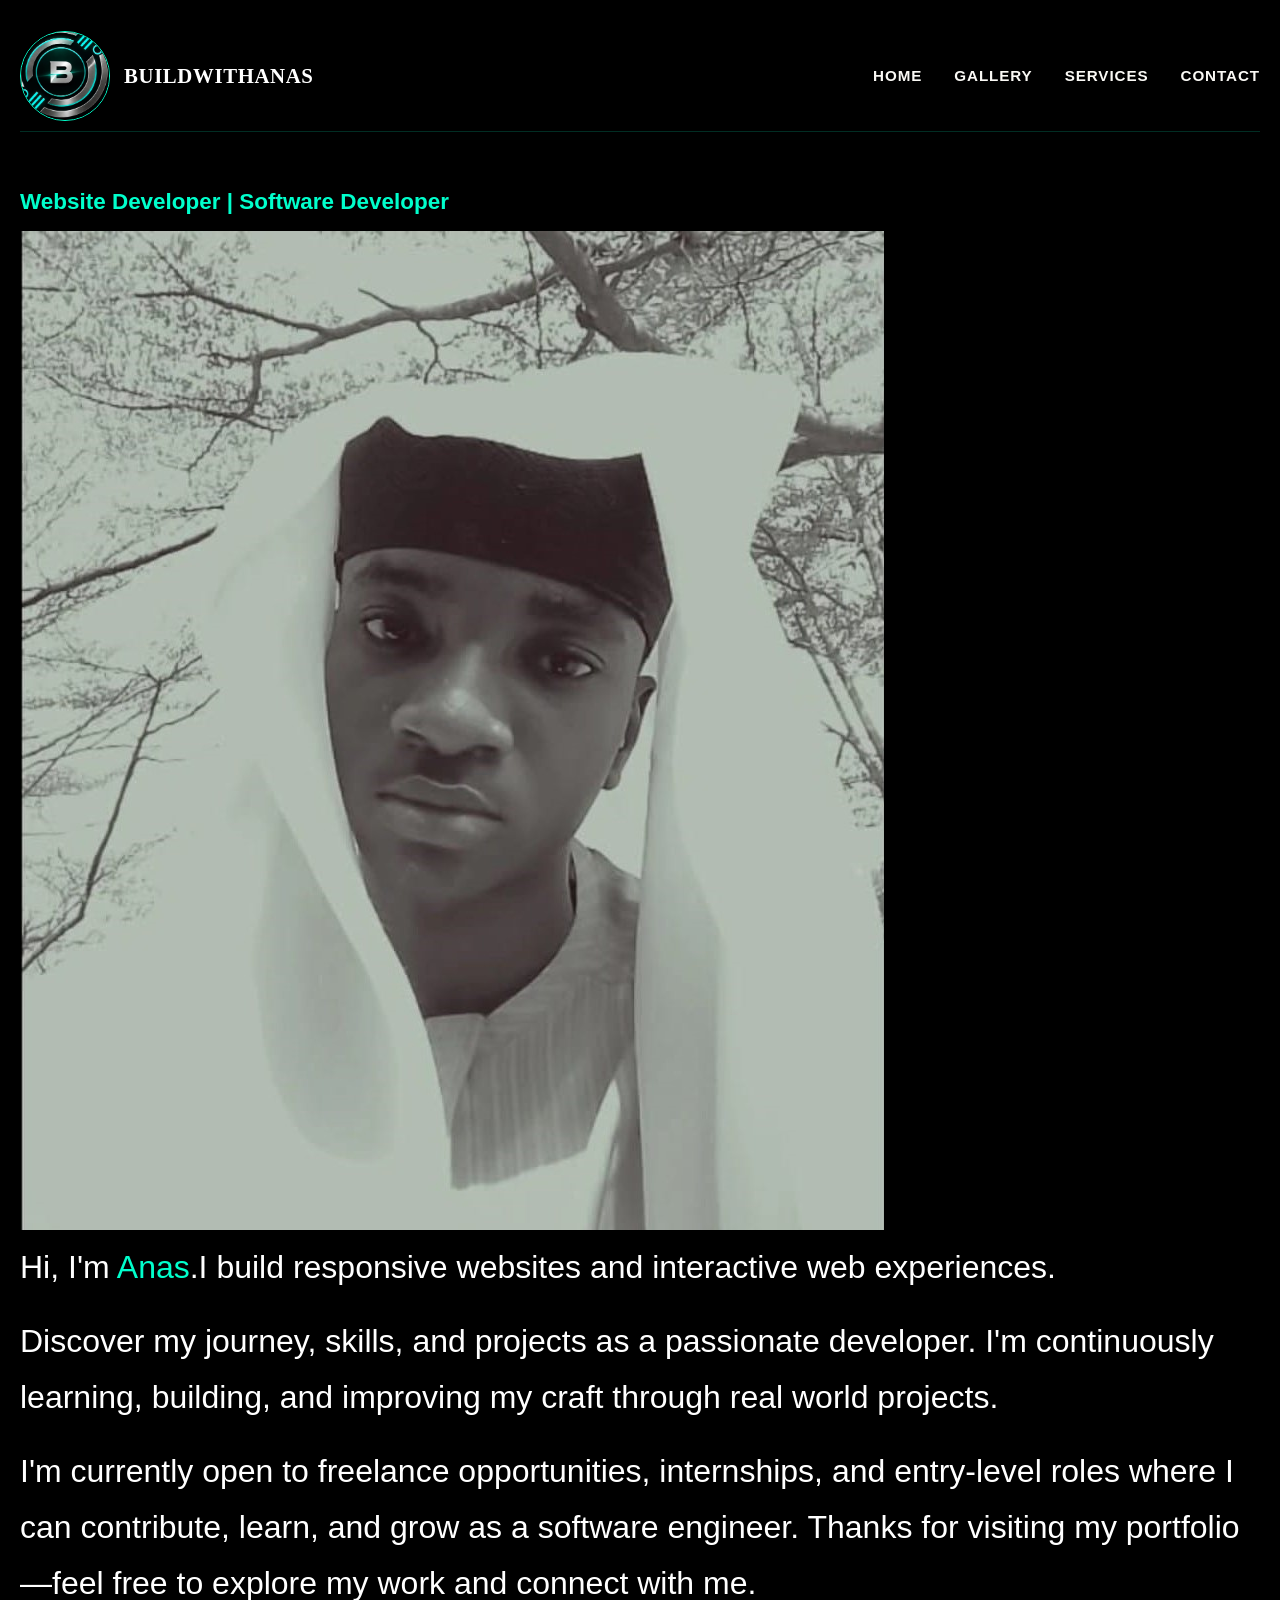
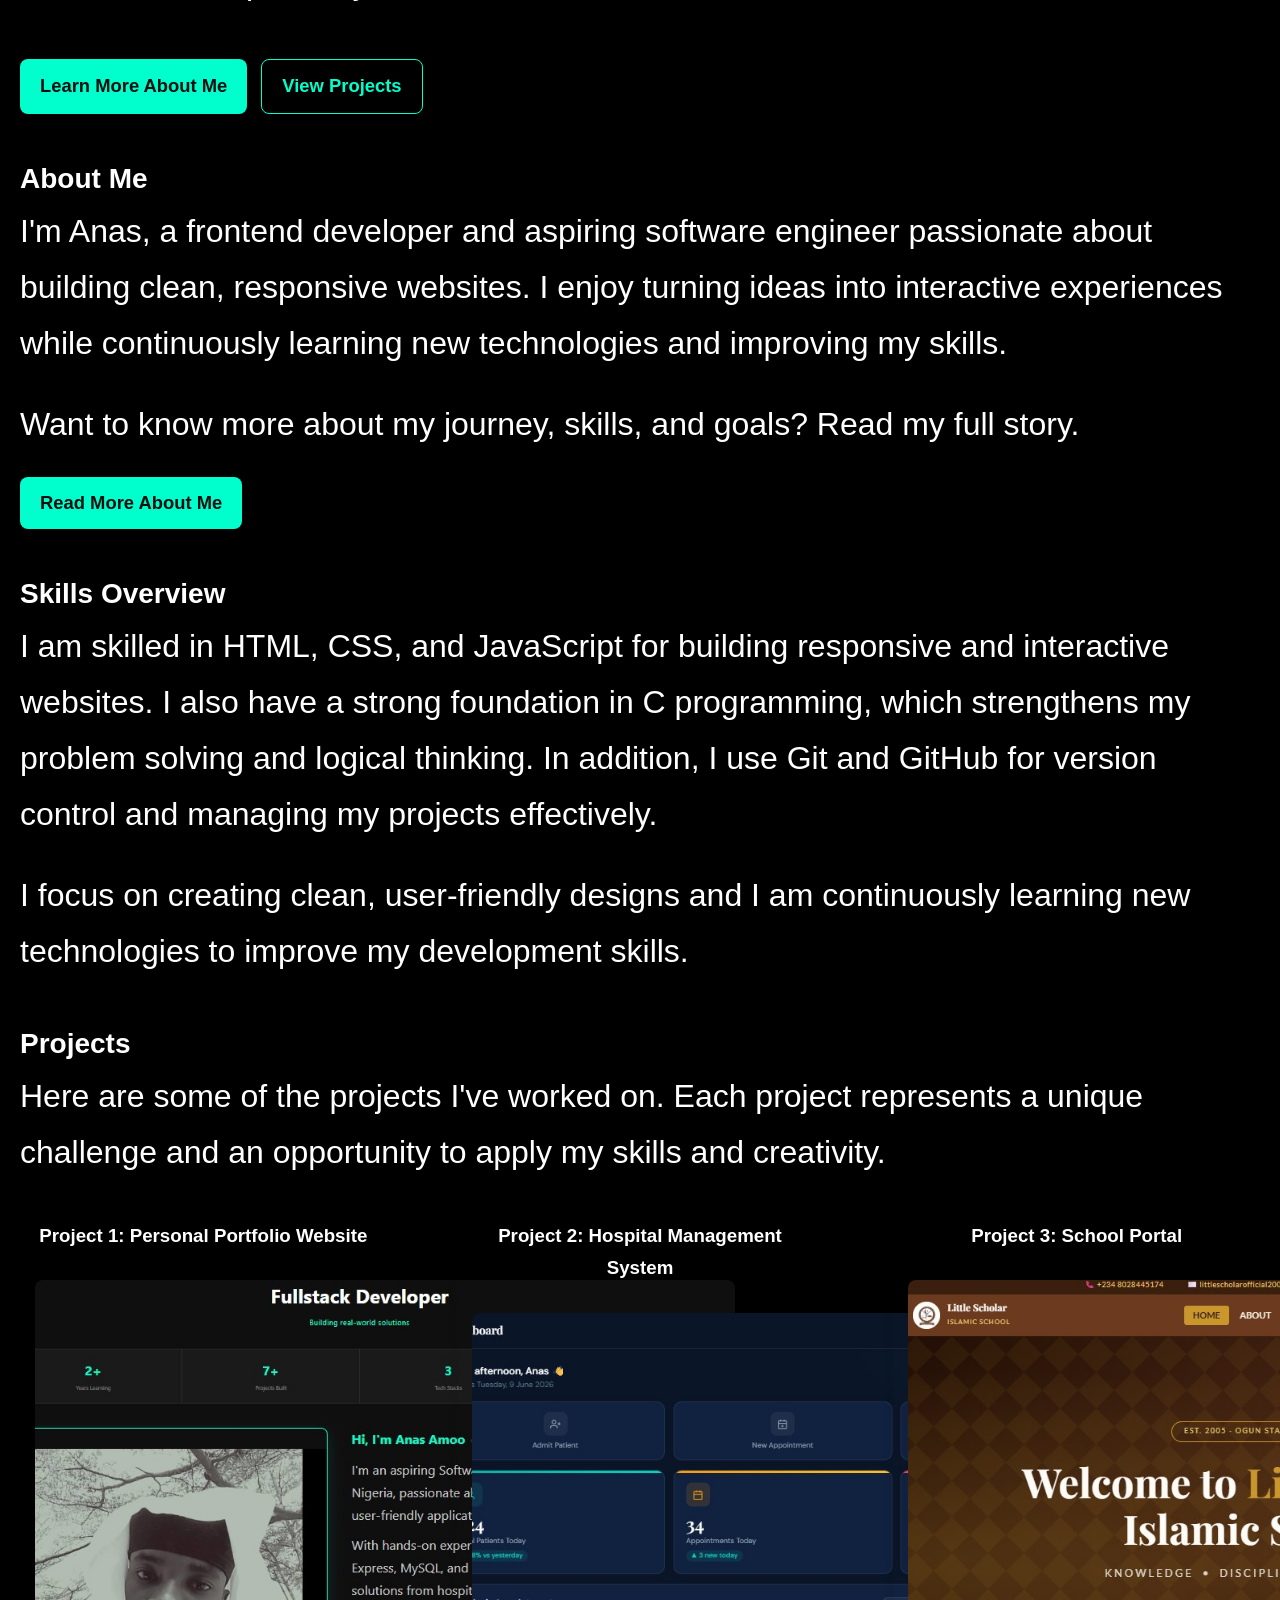
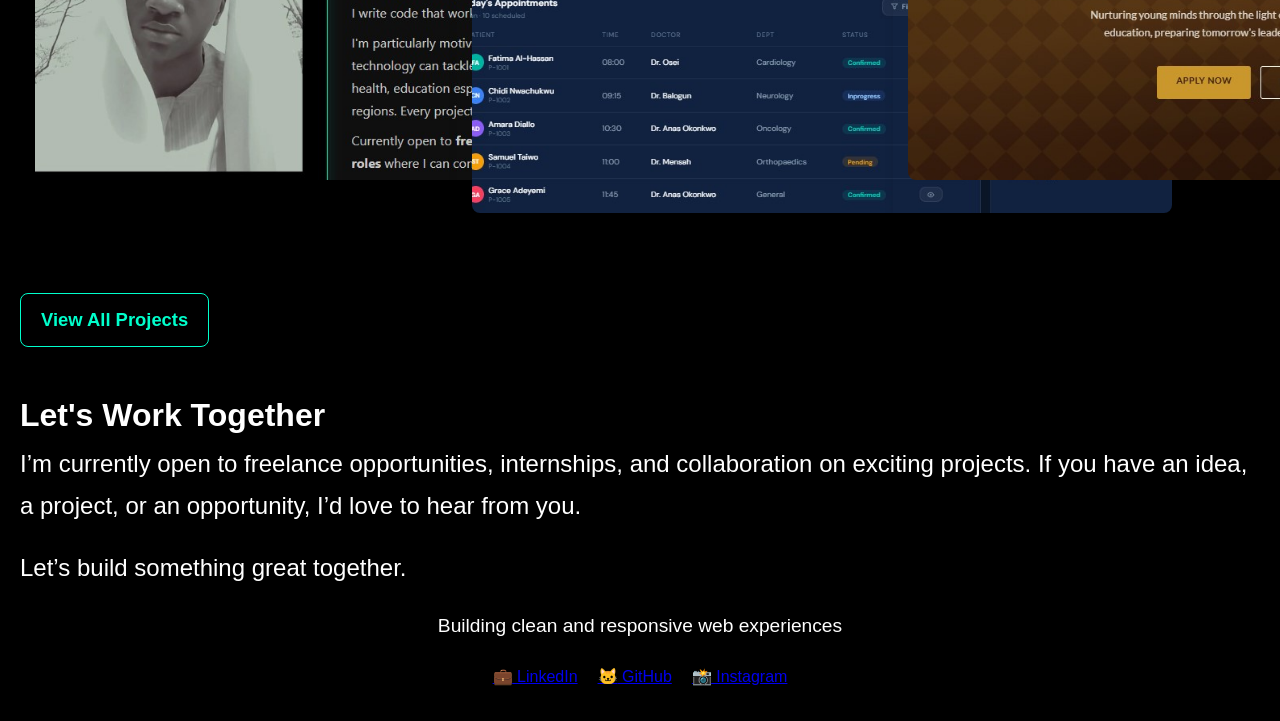
<file: index.html>
<!DOCTYPE html>
<html lang="en">
<head>
  <meta charset="UTF-8">
  <meta name="viewport" content="width=device-width, initial-scale=1.0">
  <title>Anas Amoo</title>
  <link rel="stylesheet" href="styles/index.css"/>
  <link rel="icon" type="images/jpeg" href="images/amoo.jpeg">

</head>
<body>

    <div class="home">

  <!-- NAV -->
  <nav>
  <div class="nav-inner">
    <a href="index.html" class="nav-logo">
      <div class="nav-logo-icon">
        <img src="images/amoo.jpeg" alt="Anas Amoo Logo">
      </div>
      <div class="nav-logo-text"><strong>BUILDWITHANAS</strong></div>
    </a>

    <button class="nav-toggle" id="navToggle" aria-label="Toggle navigation menu" aria-expanded="false" aria-controls="navMenu">
      <span></span>
      <span></span>
      <span></span>
    </button>

    <ul id="navMenu">
      <li><a href="index.html" class="active">Home</a></li>
      <li><a href="gallery.html" class="active">Gallery</a></li>
      <li><a href="services.html" class="active">Services</a></li>
      <li><a href="contacts.html" class="active">Contact</a></li>
    </ul>
  </div>
</nav>


    <!-- HERO -->
  <section class="hero">
  <div class="hero-inner">
    <div class="hero-badge"><h3>Website Developer | Software Developer</h3></div>
    <div class="img-badge"><img src="images/img.jpeg" alt="Anas Amoo"/></div>
  
    <div class="hero-content">
      <p>
        Hi, I'm <span class="accent">Anas</span>.I build responsive websites and interactive web experiences.
      </p>
    </div>

    <p class="hero-desc">
      Discover my journey, skills, and projects as a passionate developer. I'm continuously learning, building, and improving my craft through real world projects.
    </p>

    <p class="hero-desc">
      I'm currently open to freelance opportunities, internships, and entry-level roles where I can contribute, learn, and grow as a software engineer. Thanks for visiting my portfolio—feel free to explore my work and connect with me.
    </p>

    <div class="hero-actions">
      <a href="about.html" class="btn btn-primary">Learn More About Me</a>
      <a href="projects.html" class="btn btn-outline">View Projects</a>
    </div>
  </div>
</section>

 <!-- ABOUT Snippet -->
<section class="about">
  <div class="about-snippet">
    <h2>About Me</h2>

    <p>
      I'm Anas, a frontend developer and aspiring software engineer passionate
      about building clean, responsive websites. I enjoy turning ideas into
      interactive experiences while continuously learning new technologies and
      improving my skills.
    </p>

    <p>
      Want to know more about my journey, skills, and goals? Read my full story.
    </p>

    <a href="about.html" class="btn btn-primary">Read More About Me</a>
  </div>
</section>

<!-- SKILLS Overview -->
<section class="skills-overview">
  <div class="skills-snippet">
    <h2>Skills Overview</h2>
    
    <p>
      I am skilled in HTML, CSS, and JavaScript for building responsive and interactive websites. I also have a strong foundation in C programming, which strengthens my problem solving and logical thinking. In addition, I use Git and GitHub for version control and managing my projects effectively.
    </p>

    <p>
      I focus on creating clean, user-friendly designs and I am continuously learning new technologies to improve my development skills.
    </p>

  </div>
</section>
    
<!-- PROJECTS Snippet -->
<section class="projects-overview">
  <div class="projects-snippet">
    <h2>Projects</h2>

    <p>
      Here are some of the projects I've worked on. Each project represents a unique challenge and an opportunity to apply my skills and creativity.
    </p>

    <div class="project-list">

      <div class="project-item">
        <h3>Project 1: Personal Portfolio Website</h3><br>
        <img src="images/per.jpg" alt="Personal Portfolio Screenshot" class="project-image" width="700px" height="500px"/>
      </div>

      <div class="project-item">
        <h3>Project 2: Hospital Management System</h3><br>
        <img src="images/medi.jpg" alt="Hospital Management System Screenshot" class="project-image" width="700px" height="500px"/>
      </div>

      <div class="project-item">
        <h3>Project 3: School Portal</h3><br>
        <img src="images/school.jpg" alt="School Portal Screenshot" class="project-image" width="700px" height="500px"/>
      </div>

    </div><br>
    <br>

    <a href="projects.html" class="btn btn-outline">View All Projects</a>
  </div>
</section>

<!-- Call to Action -->
<section class="cta">
  <div class="cta-inner">
    <h2>Let's Work Together</h2>

    <p>
      I’m currently open to freelance opportunities, internships, and collaboration on exciting projects. If you have an idea, a project, or an opportunity, I’d love to hear from you.
    </p>

    <p>Let’s build something great together.</p>
  </div>
</section>

<!-- FOOTER -->
<footer>
  <div class="footer-content">
    <p>Building clean and responsive web experiences</p></div>

  <div class="socials-grid">
    <a class="social-link" href="https://www.linkedin.com/in/anas-amoo-0173523a8" target="_blank">
      <span class="s-icon">💼</span> LinkedIn
    </a>

    <a class="social-link" href="https://github.com/buildwithanas" target="_blank">
      <span class="s-icon">🐱</span> GitHub
    </a>

    <a class="social-link" href="https://www.instagram.com/anas_devs" target="_blank">
      <span class="s-icon">📸</span> Instagram
    </a>
  </div>
</footer>


<script>
  // Mobile nav toggle
  const navToggle = document.getElementById('navToggle');
  const navMenu = document.getElementById('navMenu');

  navToggle.addEventListener('click', () => {
    const isOpen = navMenu.classList.toggle('open');
    navToggle.classList.toggle('open', isOpen);
    navToggle.setAttribute('aria-expanded', isOpen);
  });

  navMenu.querySelectorAll('a').forEach(link => {
    link.addEventListener('click', () => {
      navMenu.classList.remove('open');
      navToggle.classList.remove('open');
      navToggle.setAttribute('aria-expanded', 'false');
    });
  });

  // Scroll reveal
  document.addEventListener('DOMContentLoaded', () => {
    const revealEls = document.querySelectorAll('.reveal');
    if (!('IntersectionObserver' in window)) {
      revealEls.forEach(el => el.classList.add('reveal-active'));
      return;
    }
    const observer = new IntersectionObserver((entries) => {
      entries.forEach(entry => {
        if (entry.isIntersecting) {
          entry.target.classList.add('reveal-active');
          observer.unobserve(entry.target);
        }
      });
    }, { threshold: 0.15 });
    revealEls.forEach(el => observer.observe(el));
  });
</script>
</body>
</html>
</file>
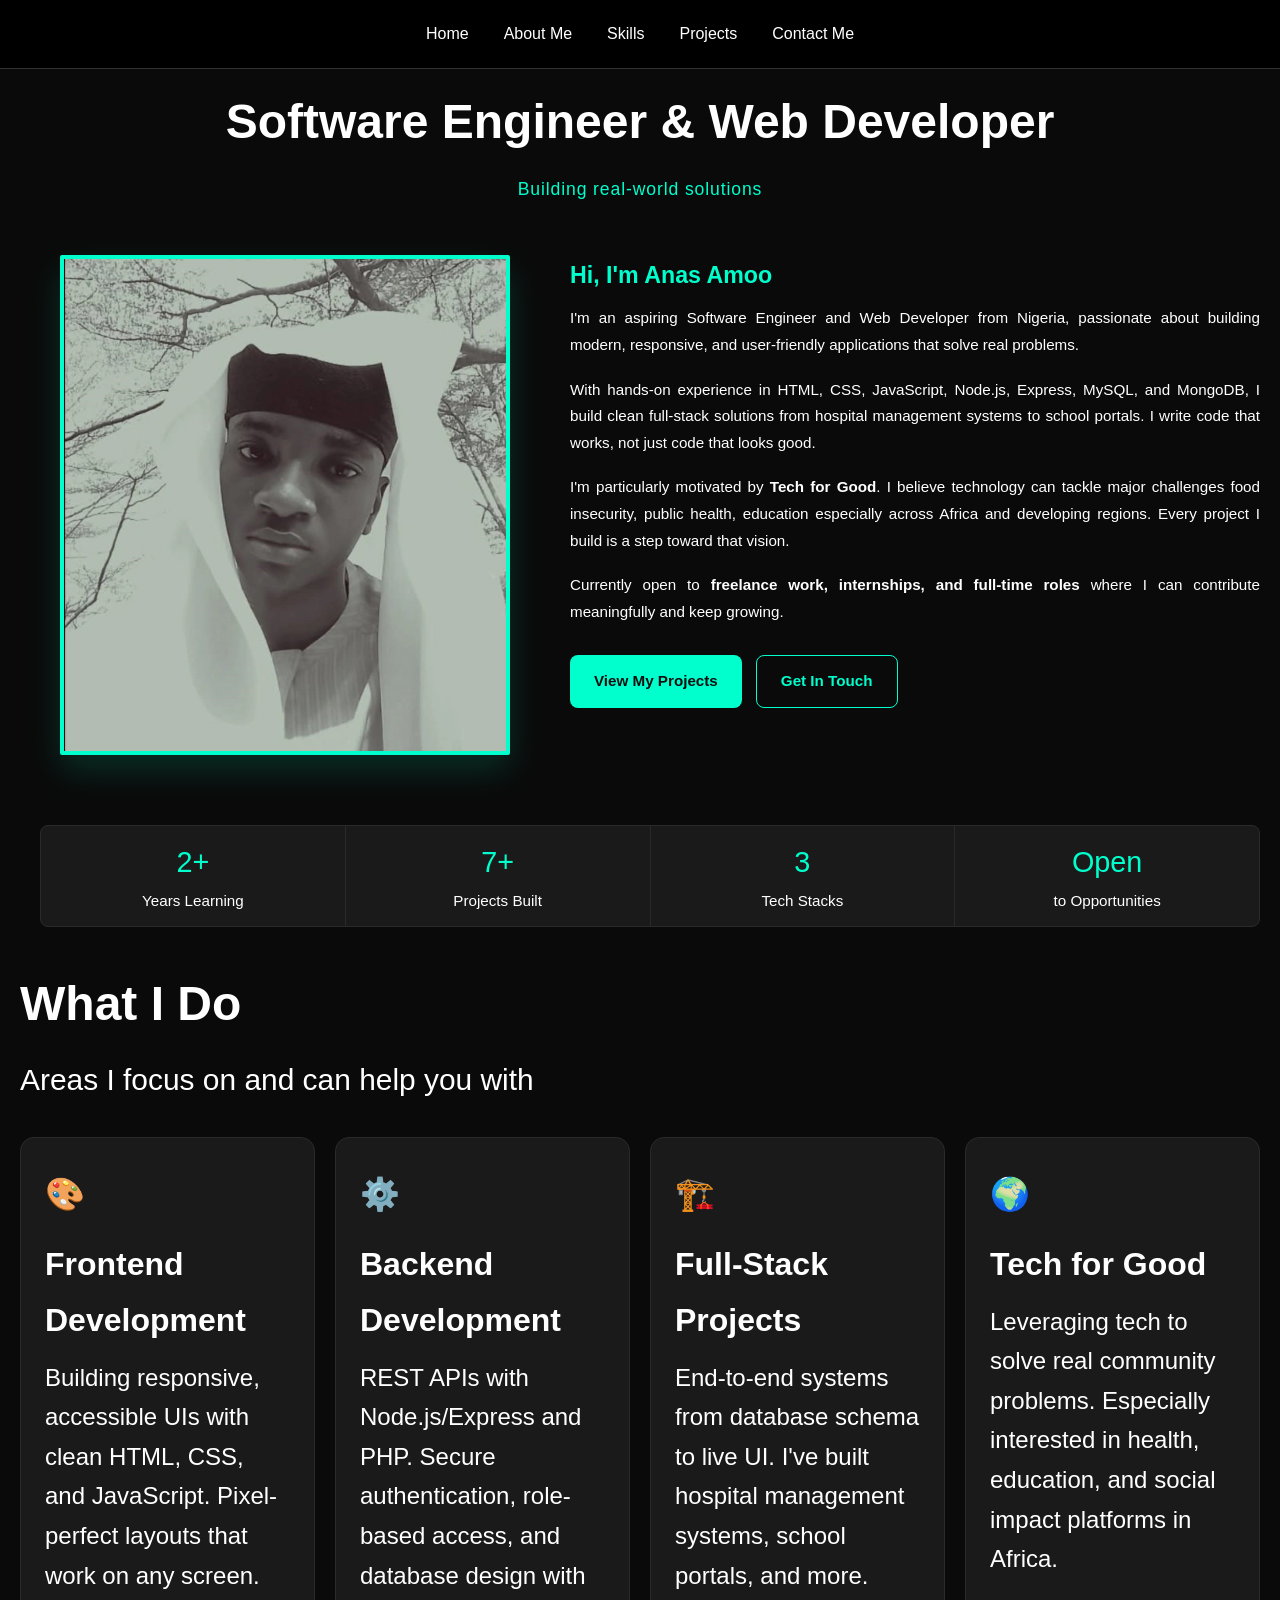
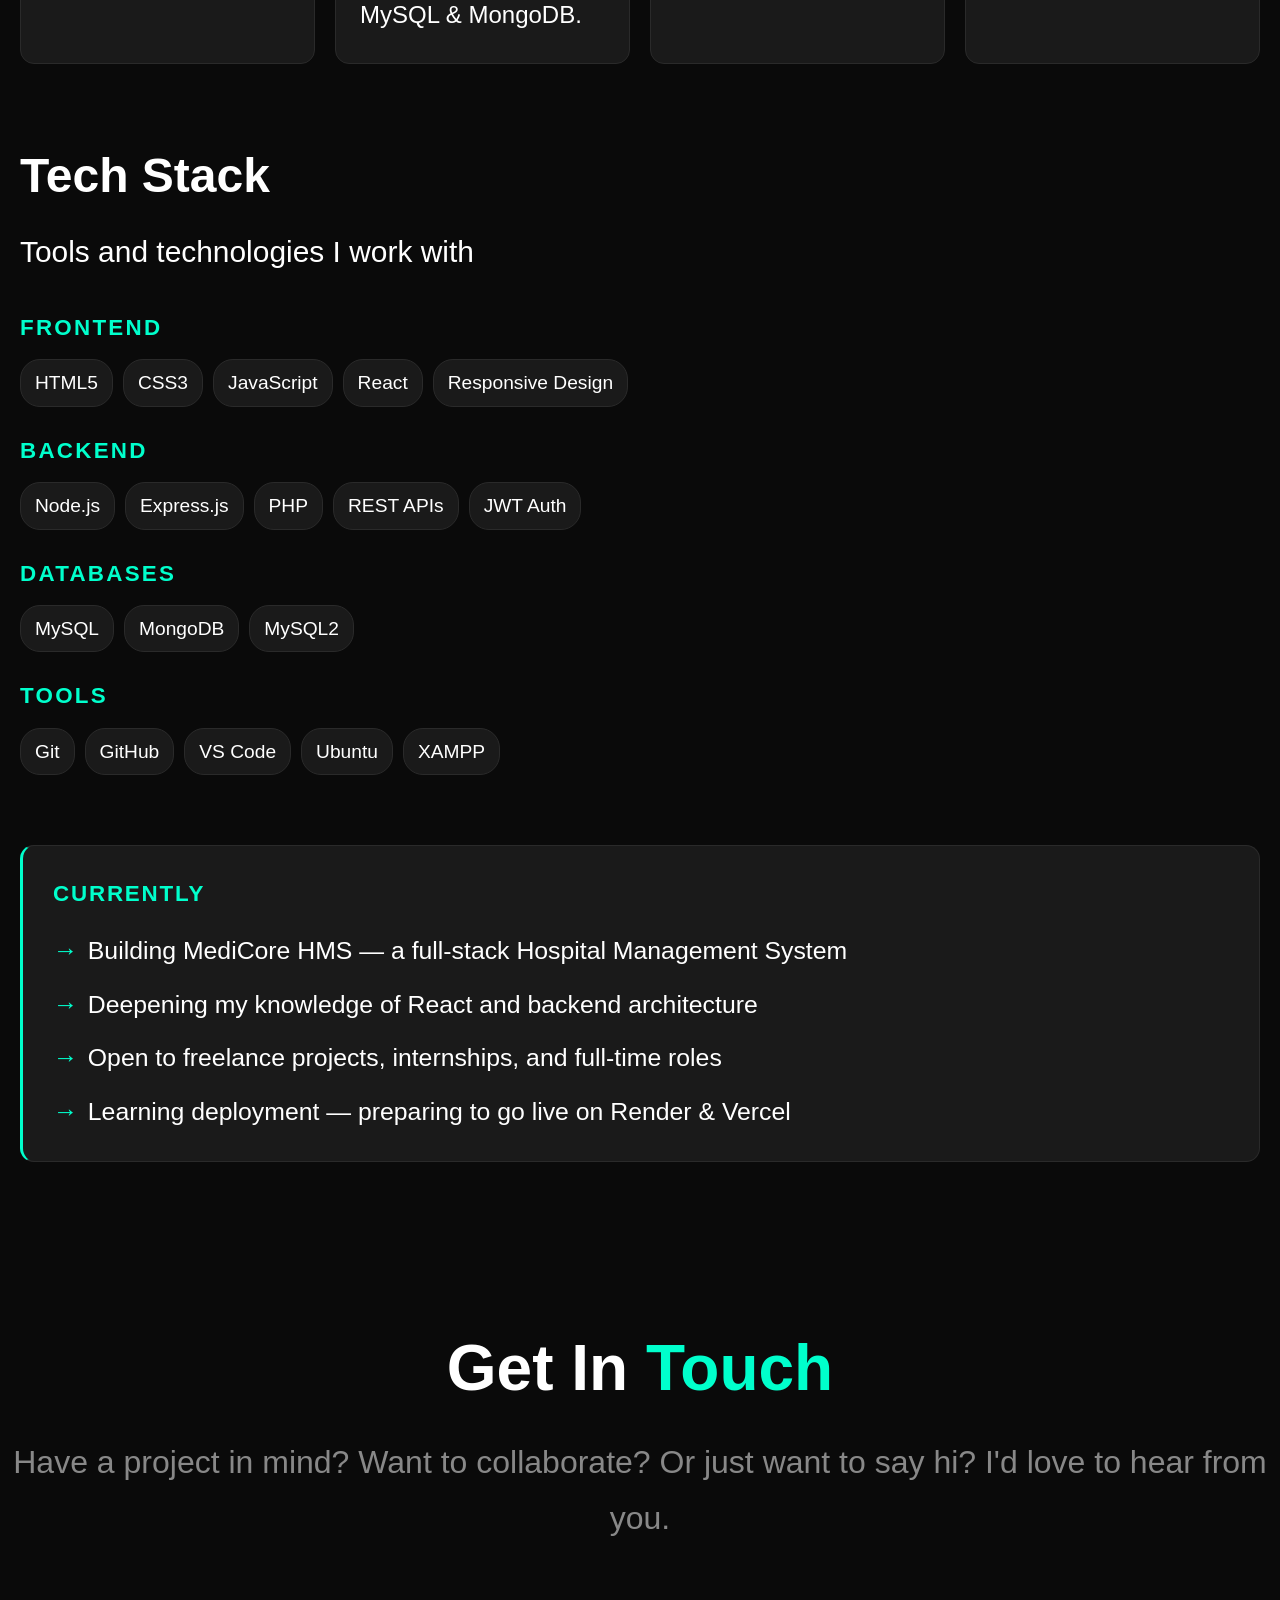
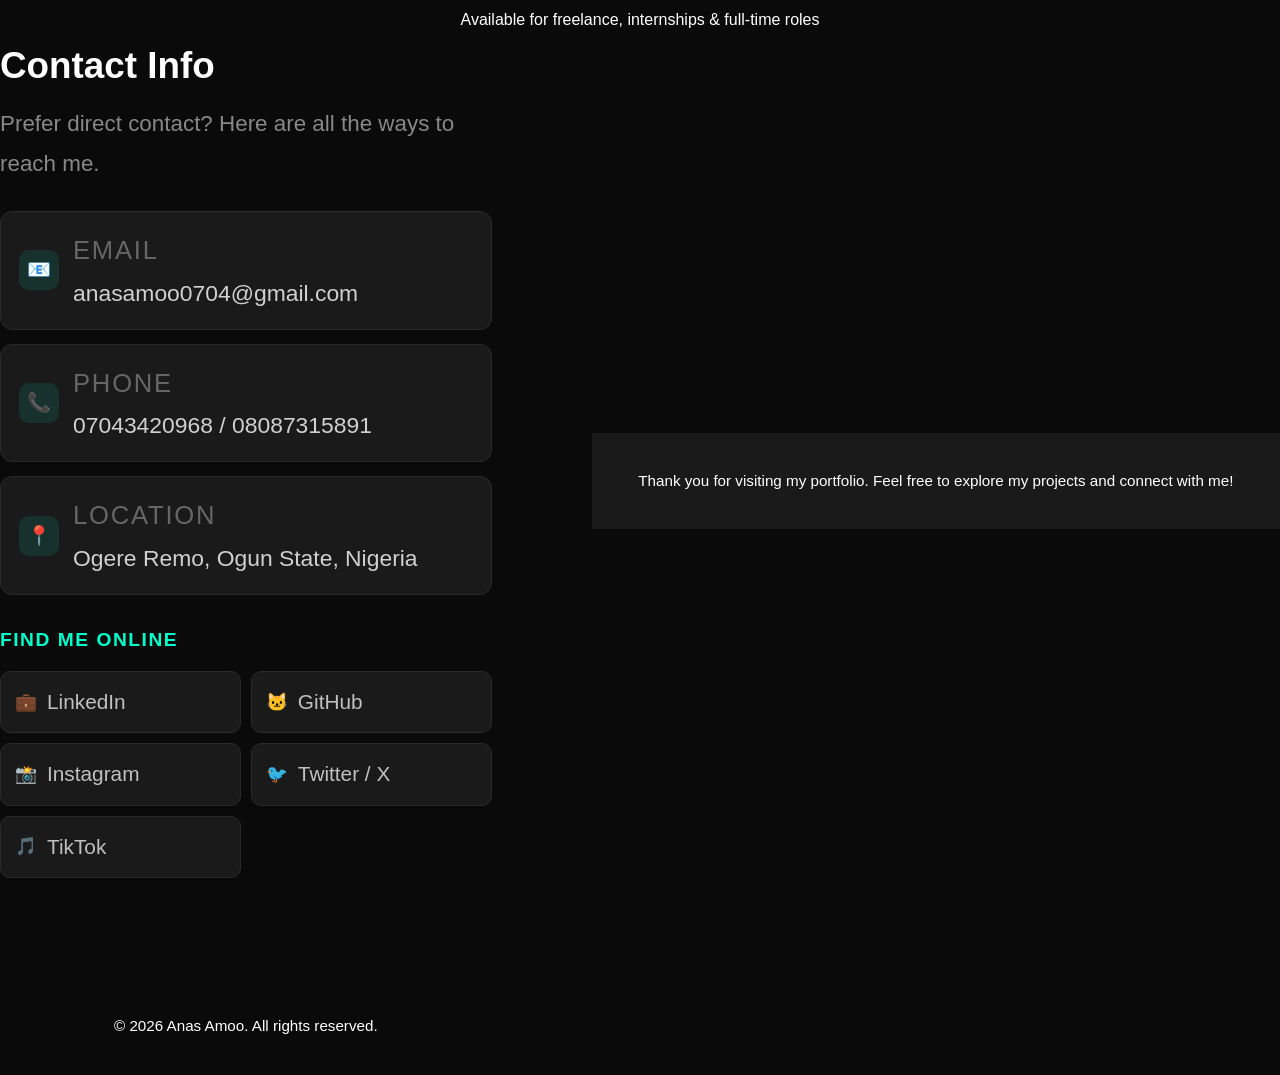
<file: personal-website/index.html>
<!DOCTYPE html>
<html lang="en">
<head>
  <meta charset="UTF-8">
  <meta name="viewport" content="width=device-width, initial-scale=1.0">
  <title>Anas Amoo</title>
  <link rel="stylesheet" href="about.css">
</head>
<body>
    <div class="About-me">
      <!-- Navbar -->
      <div class="nav">
      <ul>
          <li><a href="#index.html">Home</a></li>
          <li><a href="#about.html">About Me</a></li>
          <li><a href="#skills.html">Skills</a></li>
          <li><a href="#projects.html">Projects</a></li>
          <li><a href="#contact.html">Contact Me</a></li>
        </ul>
      </div>

      <!-- Page heading -->
      <h1 href="">Software Engineer & Web Developer</h1>
      <p class="page-tagline">Building real-world solutions</p>

    
      
      <!-- About section -->
    <div class="about" id="index.html">
      <img src="images/img.jpeg" alt="Anas Amoo">

      <div class="about-content">
        <h2>Hi, I'm Anas Amoo</h2>

        <p>I'm an aspiring Software Engineer and Web Developer from Nigeria, passionate about building modern, responsive, and user-friendly applications that solve real problems.</p>

        <p>With hands-on experience in HTML, CSS, JavaScript, Node.js, Express, MySQL, and MongoDB, I build clean full-stack solutions from hospital management systems to school portals. I write code that works, not just code that looks good.</p>

        <p>I'm particularly motivated by <strong>Tech for Good</strong>. I believe technology can tackle major challenges food insecurity, public health, education especially across Africa and developing regions. Every project I build is a step toward that vision.</p>

        <p>Currently open to <strong>freelance work, internships, and full-time roles</strong> where I can contribute meaningfully and keep growing.</p>

        <div class="cta-buttons">
          <a href="projects.html" class="btn btn-primary">View My Projects</a>
          <a href="contact.html" class="btn btn-outline">Get In Touch</a>
        </div>
      </div>
    </div>
      <!-- Stats bar -->
    <div class="stats-bar">
      <div class="stat-item">
        <span class="stat-number">2+</span>
        <span class="stat-label">Years Learning</span>
      </div>
      <div class="stat-item">
        <span class="stat-number">7+</span>
        <span class="stat-label">Projects Built</span>
      </div>
      <div class="stat-item">
        <span class="stat-number">3</span>
        <span class="stat-label">Tech Stacks</span>
      </div>
      <div class="stat-item">
        <span class="stat-number">Open</span>
        <span class="stat-label">to Opportunities</span>
      </div>
    </div>

    <!-- What I do -->
    <div class="section-title" id="skills.html">What I Do</div>
    <p class="section-subtitle">Areas I focus on and can help you with</p>
    <div class="services-grid">
      <div class="service-card">
        <span class="service-icon">🎨</span>
        <h3>Frontend Development</h3>
        <p>Building responsive, accessible UIs with clean HTML, CSS, and JavaScript. Pixel-perfect layouts that work on any screen.</p>
      </div>
      <div class="service-card">
        <span class="service-icon">⚙️</span>
        <h3>Backend Development</h3>
        <p>REST APIs with Node.js/Express and PHP. Secure authentication, role-based access, and database design with MySQL & MongoDB.</p>
      </div>
      <div class="service-card">
        <span class="service-icon">🏗️</span>
        <h3>Full-Stack Projects</h3>
        <p>End-to-end systems from database schema to live UI. I've built hospital management systems, school portals, and more.</p>
      </div>
      <div class="service-card">
        <span class="service-icon">🌍</span>
        <h3>Tech for Good</h3>
        <p>Leveraging tech to solve real community problems. Especially interested in health, education, and social impact platforms in Africa.</p>
      </div>
    </div>

    <!-- Tech stack -->
    <div class="stack-section">
      <div class="section-title">Tech Stack</div>
      <p class="section-subtitle">Tools and technologies I work with</p>

      <div class="stack-category">
        <div class="stack-category-label">Frontend</div>
        <div class="badges">
          <span class="badge">HTML5</span>
          <span class="badge">CSS3</span>
          <span class="badge">JavaScript</span>
          <span class="badge">React</span>
          <span class="badge">Responsive Design</span>
        </div>
      </div>

      <div class="stack-category">
        <div class="stack-category-label">Backend</div>
        <div class="badges">
          <span class="badge">Node.js</span>
          <span class="badge">Express.js</span>
          <span class="badge">PHP</span>
          <span class="badge">REST APIs</span>
          <span class="badge">JWT Auth</span>
        </div>
      </div>

      <div class="stack-category">
        <div class="stack-category-label">Databases</div>
        <div class="badges">
          <span class="badge">MySQL</span>
          <span class="badge">MongoDB</span>
          <span class="badge">MySQL2</span>
        </div>
      </div>

      <div class="stack-category">
        <div class="stack-category-label">Tools</div>
        <div class="badges">
          <span class="badge">Git</span>
          <span class="badge">GitHub</span>
          <span class="badge">VS Code</span>
          <span class="badge">Ubuntu</span>
          <span class="badge">XAMPP</span>
        </div>
      </div>
    </div>

    <!-- Currently -->
    <div class="currently-section">
      <h3> Currently</h3>
      <ul class="currently-list">
        <li>Building MediCore HMS — a full-stack Hospital Management System</li>
        <li>Deepening my knowledge of React and backend architecture</li>
        <li>Open to freelance projects, internships, and full-time roles</li>
        <li>Learning deployment — preparing to go live on Render & Vercel</li>
      </ul>
    </div>

  </div><!-- end .About-me -->



  
  <div class="contact-page" id="contact.html">

    <!-- Header -->
    <div class="contact-header">
      <h1>Get In <span>Touch</span></h1>
      <p>Have a project in mind? Want to collaborate? Or just want to say hi? I'd love to hear from you.</p>
    </div>

    <!-- Availability badge -->
    <div style="text-align:center">
      <div class="availability">
        <span class="avail-dot"></span>
        Available for freelance, internships & full-time roles
      </div>
    </div>

    <!-- Two-column layout -->
    <div class="contact-layout">

      <!-- Left col: info + socials -->
      <div class="contact-info-col">
        <h2>Contact Info</h2>
        <p>Prefer direct contact? Here are all the ways to reach me.</p>

        <a class="info-card" href="mailto:anasamoo0704@gmail.com">
          <div class="info-icon">📧</div>
          <div class="info-card-text">
            <div class="label">Email</div>
            <div class="value">anasamoo0704@gmail.com</div>
          </div>
        </a>

        <a class="info-card" href="tel:07043420968">
          <div class="info-icon">📞</div>
          <div class="info-card-text">
            <div class="label">Phone</div>
            <div class="value">07043420968 / 08087315891</div>
          </div>
        </a>

        <div class="info-card" style="cursor:default">
          <div class="info-icon">📍</div>
          <div class="info-card-text">
            <div class="label">Location</div>
            <div class="value">Ogere Remo, Ogun State, Nigeria</div>
          </div>
        </div>

        <!-- Socials -->
        <div class="socials-title">Find me online</div>
        <div class="socials-grid">
          <a class="social-link" href="https://www.linkedin.com/in/anas-amoo-0173523a8" target="_blank">
            <span class="s-icon">💼</span> LinkedIn
          </a>
          <a class="social-link" href="https://github.com/buildwithanas" target="_blank">
            <span class="s-icon">🐱</span> GitHub
          </a>
          <a class="social-link" href="https://www.instagram.com/anas_devs" target="_blank">
            <span class="s-icon">📸</span> Instagram
          </a>
          <a class="social-link" href="https://twitter.com/Amoo_Anas1" target="_blank">
            <span class="s-icon">🐦</span> Twitter / X
          </a>
          <a class="social-link" href="https://www.tiktok.com/@anas.devs" target="_blank">
            <span class="s-icon">🎵</span> TikTok
          </a>
        </div>
      </div>

  <div class="about-footer">
    <p>Thank you for visiting my portfolio. Feel free to explore my projects and connect with me!</p>
  </div>

  <div class="footer">
    <p>&copy; 2026 Anas Amoo. All rights reserved.</p>
  </div>

</body>
</html>
</file>
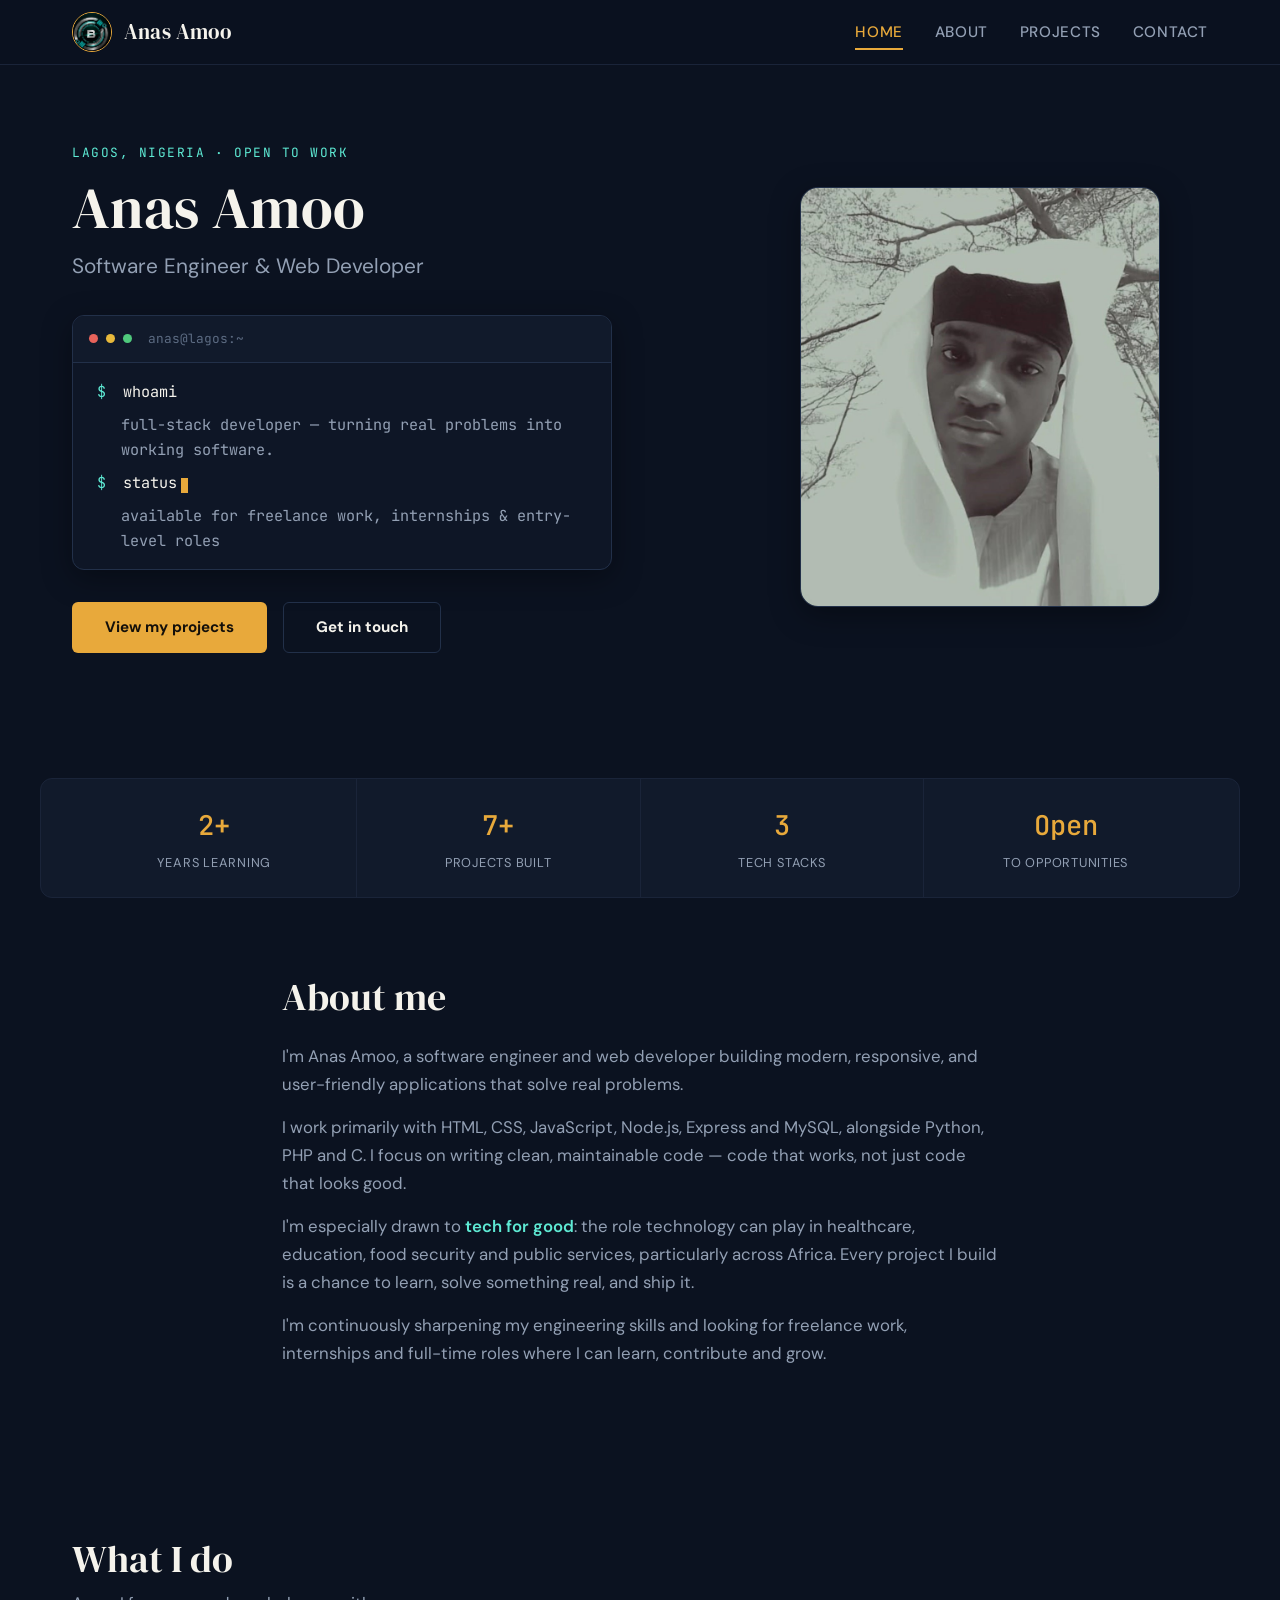
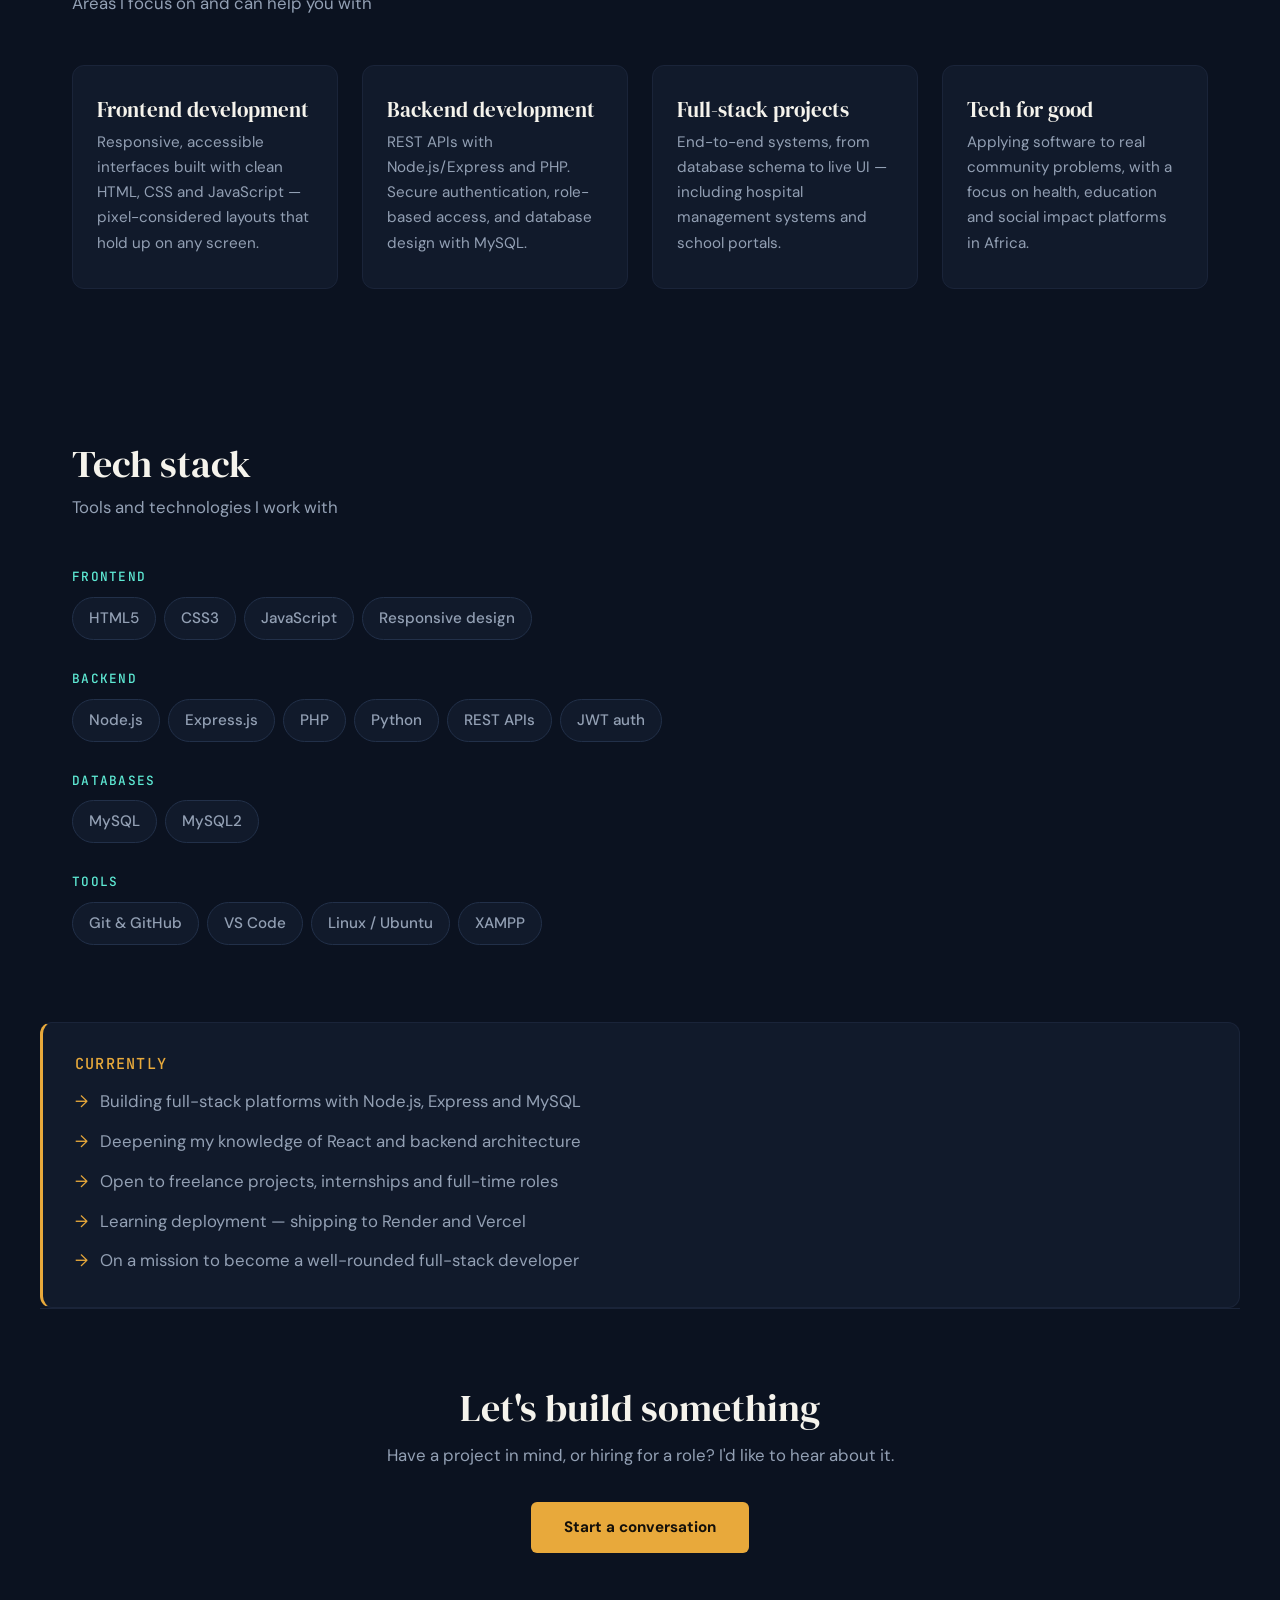
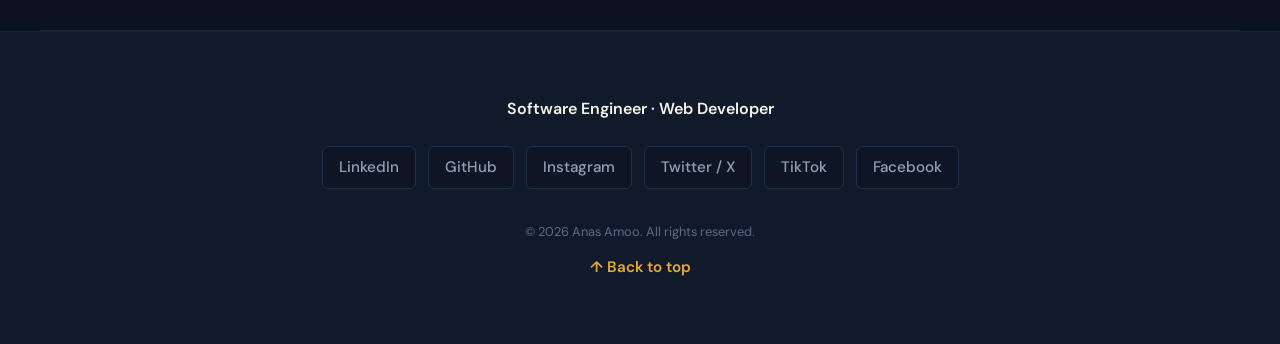
<file: portfolio/index.html>
<!DOCTYPE html>
<html lang="en">
<head>
  <meta charset="UTF-8">
  <meta name="viewport" content="width=device-width, initial-scale=1.0">
  <title>Anas Amoo — Software Engineer &amp; Web Developer</title>
  <meta name="description" content="Anas Amoo is a self-taught full-stack developer building practical, real-world web applications with Node.js, Express, MySQL and JavaScript.">
  <meta name="theme-color" content="#0B1220">

  <!-- Open Graph -->
  <meta property="og:title" content="Anas Amoo — Software Engineer & Web Developer">
  <meta property="og:description" content="Full-stack developer building practical web applications. Open to freelance work, internships and full-time roles.">
  <meta property="og:type" content="website">

  <link rel="preconnect" href="https://fonts.googleapis.com">
  <link rel="preconnect" href="https://fonts.gstatic.com" crossorigin>
  <link href="https://fonts.googleapis.com/css2?family=DM+Serif+Display&family=DM+Sans:wght@400;500;700&family=JetBrains+Mono:wght@400;500&display=swap" rel="stylesheet">

  <link rel="stylesheet" href="style.css">
  <link rel="icon" type="image/jpeg" href="images/amoo.jpeg">
</head>
<body>

  <!-- Skip link for keyboard / screen-reader users -->
  <a class="skip-link" href="#main">Skip to content</a>

  <header>
    <nav aria-label="Primary">
      <div class="nav-inner">
        <a href="index.html" class="nav-logo">
          <span class="nav-logo-icon">
            <img src="images/amoo.jpeg" alt="" width="40" height="40">
          </span>
          <span class="nav-logo-text">Anas Amoo</span>
        </a>

        <button class="nav-toggle" id="navToggle" aria-label="Toggle navigation menu" aria-expanded="false" aria-controls="navMenu">
          <span></span><span></span><span></span>
        </button>

        <ul id="navMenu">
          <li><a href="index.html" class="active" aria-current="page">Home</a></li>
          <li><a href="about.html">About</a></li>
          <li><a href="projects.html">Projects</a></li>
          <li><a href="contact.html">Contact</a></li>
        </ul>
      </div>
    </nav>
  </header>

  <main id="main">

    <!-- ============ HERO ============ -->
    <section class="hero">
      <div class="hero-grid">
        <div class="hero-content">
          <p class="eyebrow">Lagos, Nigeria · Open to work</p>
          <h1>Anas Amoo</h1>
          <p class="hero-role">Software Engineer &amp; Web Developer</p>

          <div class="terminal" role="img" aria-label="Terminal output reading: whoami — full-stack developer turning real problems into working software.">
            <div class="terminal-bar">
              <span class="dot dot-r" aria-hidden="true"></span>
              <span class="dot dot-y" aria-hidden="true"></span>
              <span class="dot dot-g" aria-hidden="true"></span>
              <span class="terminal-title">anas@lagos:~</span>
            </div>
            <div class="terminal-body">
              <p><span class="prompt">$</span> whoami</p>
              <p class="terminal-out">full-stack developer — turning real problems into working software.</p>
              <p><span class="prompt">$</span> status<span class="cursor" aria-hidden="true"></span></p>
              <p class="terminal-out">available for freelance work, internships &amp; entry-level roles</p>
            </div>
          </div>

          <div class="cta-buttons">
            <a href="projects.html" class="btn btn-primary">View my projects</a>
            <a href="contact.html" class="btn btn-outline">Get in touch</a>
          </div>
        </div>

        <div class="hero-media">
          <img src="images/img.jpeg" alt="Portrait of Anas Amoo" width="360" height="420" loading="eager">
        </div>
      </div>
    </section>

    <!-- ============ STATS ============ -->
    <section class="stats-bar" aria-label="Quick facts">
      <div class="stat-item">
        <span class="stat-number">2+</span>
        <span class="stat-label">Years learning</span>
      </div>
      <div class="stat-item">
        <span class="stat-number">7+</span>
        <span class="stat-label">Projects built</span>
      </div>
      <div class="stat-item">
        <span class="stat-number">3</span>
        <span class="stat-label">Tech stacks</span>
      </div>
      <div class="stat-item">
        <span class="stat-number">Open</span>
        <span class="stat-label">to opportunities</span>
      </div>
    </section>

    <!-- ============ ABOUT ============ -->
    <section class="about-me reveal" aria-labelledby="about-heading">
      <h2 id="about-heading">About me</h2>
      <p>I'm Anas Amoo, a software engineer and web developer building modern, responsive, and user-friendly applications that solve real problems.</p>
      <p>I work primarily with HTML, CSS, JavaScript, Node.js, Express and MySQL, alongside Python, PHP and C. I focus on writing clean, maintainable code — code that works, not just code that looks good.</p>
      <p>I'm especially drawn to <strong>tech for good</strong>: the role technology can play in healthcare, education, food security and public services, particularly across Africa. Every project I build is a chance to learn, solve something real, and ship it.</p>
      <p>I'm continuously sharpening my engineering skills and looking for freelance work, internships and full-time roles where I can learn, contribute and grow.</p>
    </section>

    <!-- ============ WHAT I DO ============ -->
    <section class="services reveal" aria-labelledby="services-heading">
      <div class="section-head">
        <h2 id="services-heading">What I do</h2>
        <p class="section-subtitle">Areas I focus on and can help you with</p>
      </div>

      <div class="services-grid">
        <article class="service-card">
          <h3>Frontend development</h3>
          <p>Responsive, accessible interfaces built with clean HTML, CSS and JavaScript — pixel-considered layouts that hold up on any screen.</p>
        </article>
        <article class="service-card">
          <h3>Backend development</h3>
          <p>REST APIs with Node.js/Express and PHP. Secure authentication, role-based access, and database design with MySQL.</p>
        </article>
        <article class="service-card">
          <h3>Full-stack projects</h3>
          <p>End-to-end systems, from database schema to live UI — including hospital management systems and school portals.</p>
        </article>
        <article class="service-card">
          <h3>Tech for good</h3>
          <p>Applying software to real community problems, with a focus on health, education and social impact platforms in Africa.</p>
        </article>
      </div>
    </section>

    <!-- ============ TECH STACK ============ -->
    <section class="stack-section reveal" aria-labelledby="stack-heading">
      <div class="section-head">
        <h2 id="stack-heading">Tech stack</h2>
        <p class="section-subtitle">Tools and technologies I work with</p>
      </div>

      <div class="stack-category">
        <h3 class="stack-category-label">Frontend</h3>
        <ul class="badges">
          <li class="badge">HTML5</li>
          <li class="badge">CSS3</li>
          <li class="badge">JavaScript</li>
          <li class="badge">Responsive design</li>
        </ul>
      </div>

      <div class="stack-category">
        <h3 class="stack-category-label">Backend</h3>
        <ul class="badges">
          <li class="badge">Node.js</li>
          <li class="badge">Express.js</li>
          <li class="badge">PHP</li>
          <li class="badge">Python</li>
          <li class="badge">REST APIs</li>
          <li class="badge">JWT auth</li>
        </ul>
      </div>

      <div class="stack-category">
        <h3 class="stack-category-label">Databases</h3>
        <ul class="badges">
          <li class="badge">MySQL</li>
          <li class="badge">MySQL2</li>
        </ul>
      </div>

      <div class="stack-category">
        <h3 class="stack-category-label">Tools</h3>
        <ul class="badges">
          <li class="badge">Git &amp; GitHub</li>
          <li class="badge">VS Code</li>
          <li class="badge">Linux / Ubuntu</li>
          <li class="badge">XAMPP</li>
        </ul>
      </div>
    </section>

    <!-- ============ CURRENTLY ============ -->
    <section class="currently-section reveal" aria-labelledby="currently-heading">
      <h2 id="currently-heading">Currently</h2>
      <ul class="currently-list">
        <li>Building full-stack platforms with Node.js, Express and MySQL</li>
        <li>Deepening my knowledge of React and backend architecture</li>
        <li>Open to freelance projects, internships and full-time roles</li>
        <li>Learning deployment — shipping to Render and Vercel</li>
        <li>On a mission to become a well-rounded full-stack developer</li>
      </ul>
    </section>

    <!-- ============ CONTACT CTA ============ -->
    <section class="cta-band reveal" aria-labelledby="cta-heading">
      <h2 id="cta-heading">Let's build something</h2>
      <p>Have a project in mind, or hiring for a role? I'd like to hear about it.</p>
      <a href="contact.html" class="btn btn-primary">Start a conversation</a>
    </section>

  </main>

  <footer class="site-footer">
    <div class="footer-inner">
      <p class="footer-tagline">Software Engineer · Web Developer</p>

      <ul class="socials-grid" aria-label="Social links">
        <li><a class="social-link" href="https://www.linkedin.com/in/anas-amoo-0173523a8" target="_blank" rel="noopener noreferrer">LinkedIn</a></li>
        <li><a class="social-link" href="https://github.com/buildwithanas" target="_blank" rel="noopener noreferrer">GitHub</a></li>
        <li><a class="social-link" href="https://www.instagram.com/anas_devs" target="_blank" rel="noopener noreferrer">Instagram</a></li>
        <li><a class="social-link" href="https://twitter.com/Amoo_Anas1" target="_blank" rel="noopener noreferrer">Twitter / X</a></li>
        <li><a class="social-link" href="https://www.tiktok.com/@anas.devs" target="_blank" rel="noopener noreferrer">TikTok</a></li>
        <li><a class="social-link" href="https://www.facebook.com/@anasamoo" target="_blank" rel="noopener noreferrer">Facebook</a></li>
      </ul>

      <p class="footer-copy">&copy; <span id="year"></span> Anas Amoo. All rights reserved.</p>
      <a href="#main" class="back-to-top">↑ Back to top</a>
    </div>
  </footer>

  <script src="script.js" defer></script>
</body>
</html>
</file>
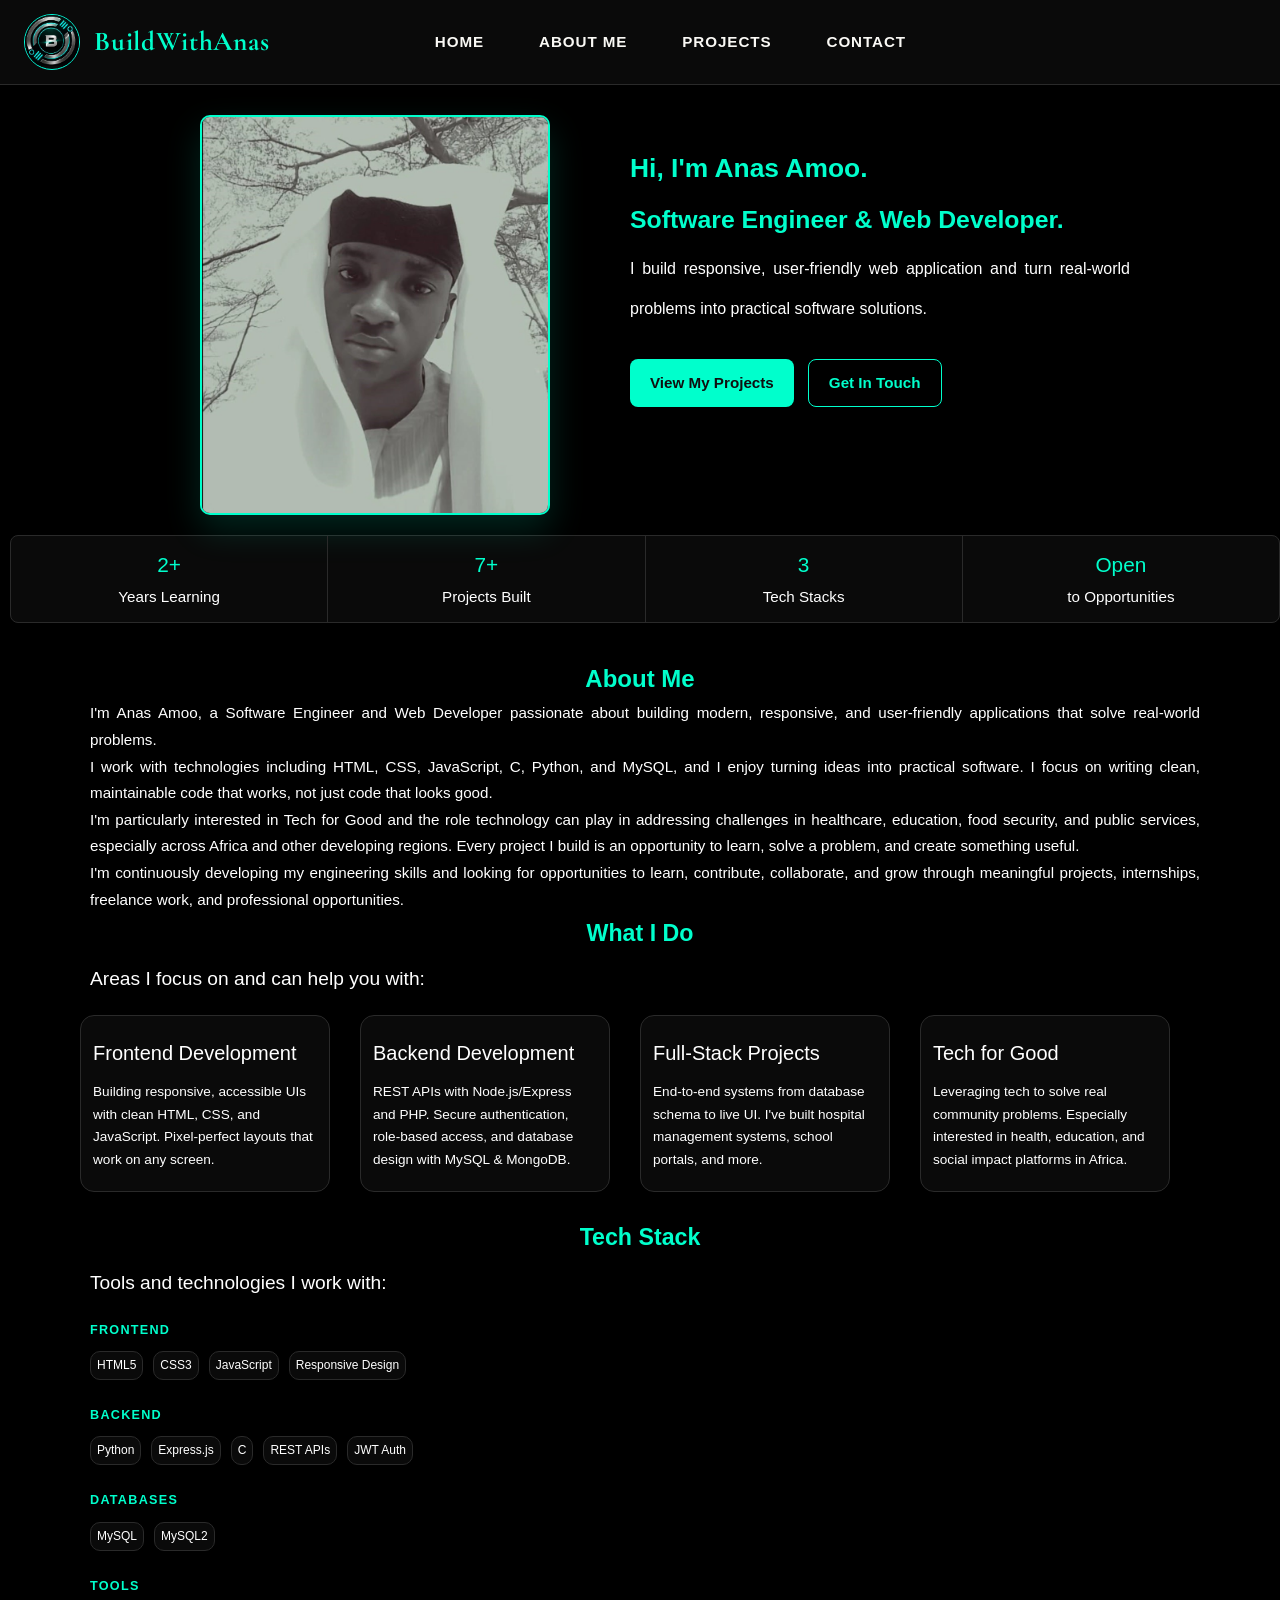
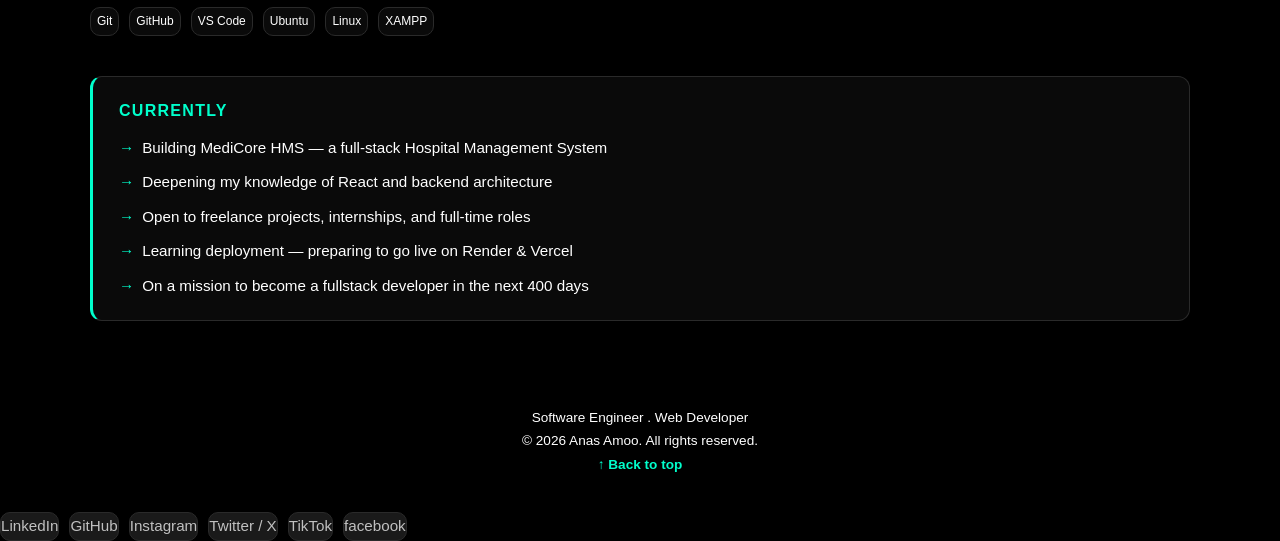
<file: website/index.html>
<!DOCTYPE html>
<html lang="en">
<head>
  <meta charset="UTF-8">
  <meta name="viewport" content="width=device-width, initial-scale=1.0">
  <title>BuildWithAnas</title>
  <link rel="preconnect" href="https://fonts.googleapis.com">
  <link href="https://fonts.googleapis.com/css2?family=Cormorant+Garamond:wght@500;600&family=Inter:wght@400;500;600&display=swap" rel="stylesheet">
  <link rel="stylesheet" href="style.css">
  <link rel="icon" type="images/jpeg" href="images/amoo.jpeg">
</head>
<body>

<nav>
  <div class="nav-inner">
    <a href="index.html" class="nav-logo">
      <div class="nav-logo-icon">
        <img src="images/amoo.jpeg" alt="Dextra Interiors logo">
      </div>
      <div class="nav-logo-text"><strong>BuildWithAnas</strong></div>
    </a>

    <button class="nav-toggle" id="navToggle" aria-label="Toggle navigation menu" aria-expanded="false" aria-controls="navMenu">
      <span></span>
      <span></span>
      <span></span>
    </button>

    <ul id="navMenu">
      <li><a href="#index.html" class="active">Home</a></li>
      <li><a href="#about.html" class="active">About Me</a></li>
      <li><a href="#projects.html" class="active">Projects</a></li>
      <li><a href="#contact.html" class="active">Contact</a></li>
    </ul>
  </div>
</nav>


<!-- About section -->
<div class="about">
  <img src="images/img.jpeg" alt="Anas Amoo">

  <div class="about-content">
    <h2>Hi, I'm Anas Amoo.</h2>
    <h3>Software Engineer & Web Developer.</h3>

    <p>I build responsive, user-friendly web application and turn real-world problems into practical software solutions.</p>

    

    <div class="cta-buttons">
      <a href="projects.html" class="btn btn-primary">View My Projects</a>
      <a href="contact.html" class="btn btn-outline">Get In Touch</a>
    </div>
  </div>
</div>

  <!-- Stats bar -->
<div class="stats-bar reveal">
  <div class="stat-item">
    <span class="stat-number">2+</span>
    <span class="stat-label">Years Learning</span>
  </div>
  <div class="stat-item">
    <span class="stat-number">7+</span>
    <span class="stat-label">Projects Built</span>
  </div>
  <div class="stat-item">
    <span class="stat-number">3</span>
    <span class="stat-label">Tech Stacks</span>
  </div>
  <div class="stat-item">
    <span class="stat-number">Open</span>
    <span class="stat-label">to Opportunities</span>
  </div>
</div>

<div class="about-me" reveal>
    <h2>About Me</h2>

    <p>I'm Anas Amoo, a Software Engineer and Web Developer passionate about building modern, responsive, and user-friendly applications that solve real-world problems.</p>

    <p>I work with technologies including HTML, CSS, JavaScript, C, Python, and MySQL, and I enjoy turning ideas into practical software. I focus on writing clean, maintainable code that works, not just code that looks good.</p>

    <p>I'm particularly interested in Tech for Good and the role technology can play in addressing challenges in healthcare, education, food security, and public services, especially across Africa and other developing regions. Every project I build is an opportunity to learn, solve a problem, and create something useful.</p>

    <p>I'm continuously developing my engineering skills and looking for opportunities to learn, contribute, collaborate, and grow through meaningful projects, internships, freelance work, and professional opportunities.</p>

    </div>

    <!-- What I do -->
<div class="section-title" reveal>What I Do</div>
<p class="section-subtitle">Areas I focus on and can help you with:</p>
<div class="services-grid">
  <div class="service-card">
    <h3>Frontend Development</h3>
    <p>Building responsive, accessible UIs with clean HTML, CSS, and JavaScript. Pixel-perfect layouts that work on any screen.</p>
  </div>
  <div class="service-card">
    <h3>Backend Development</h3>
    <p>REST APIs with Node.js/Express and PHP. Secure authentication, role-based access, and database design with MySQL & MongoDB.</p>
  </div>
  <div class="service-card">
    <h3>Full-Stack Projects</h3>
    <p>End-to-end systems from database schema to live UI. I've built hospital management systems, school portals, and more.</p>
  </div>
  <div class="service-card">
    <h3>Tech for Good</h3>
    <p>Leveraging tech to solve real community problems. Especially interested in health, education, and social impact platforms in Africa.</p>
  </div>
</div>

<!-- Tech stack -->
<div class="stack-section">
  <div class="section-title">Tech Stack</div>
  <p class="section-subtitle">Tools and technologies I work with:</p>

  <div class="stack-category">
    <div class="stack-category-label">Frontend</div>
    <div class="badges">
      <span class="badge">HTML5</span>
      <span class="badge">CSS3</span>
      <span class="badge">JavaScript</span>
      <span class="badge">Responsive Design</span>
    </div>
  </div>

  <div class="stack-category">
    <div class="stack-category-label">Backend</div>
    <div class="badges">
      <span class="badge">Python</span>
      <span class="badge">Express.js</span>
      <span class="badge">C</span>
      <span class="badge">REST APIs</span>
      <span class="badge">JWT Auth</span>
    </div>
  </div>

  <div class="stack-category">
    <div class="stack-category-label">Databases</div>
    <div class="badges">
      <span class="badge">MySQL</span>
      <span class="badge">MySQL2</span>
    </div>
  </div>

  <div class="stack-category">
    <div class="stack-category-label">Tools</div>
    <div class="badges">
      <span class="badge">Git</span>
      <span class="badge">GitHub</span>
      <span class="badge">VS Code</span>
      <span class="badge">Ubuntu</span>
      <span class="badge">Linux</span>
      <span class="badge">XAMPP</span>
    </div>
  </div>
</div>


<!-- Currently -->
<div class="currently-section">
  <h3> Currently</h3>
  <ul class="currently-list">
    <li>Building MediCore HMS — a full-stack Hospital Management System</li>
    <li>Deepening my knowledge of React and backend architecture</li>
    <li>Open to freelance projects, internships, and full-time roles</li>
    <li>Learning deployment — preparing to go live on Render & Vercel</li>
    <li>On a mission to become a fullstack developer in the next 400 days</li>
  </ul>
</div>

<div class="footer">
  <p>Software Engineer . Web Developer</p> 
  <p>&copy; 2026 Anas Amoo. All rights reserved.</p>
  <a href="#" class="back-to-top">↑ Back to top</a>
</div>

<div class="socials-grid">
  <a class="social-link" href="https://www.linkedin.com/in/anas-amoo-0173523a8" target="_blank">
    LinkedIn
  </a>
  <a class="social-link" href="https://github.com/buildwithanas" target="_blank">GitHub
  </a>
  <a class="social-link" href="https://www.instagram.com/anas_devs" target="_blank">Instagram
  </a>
  <a class="social-link" href="https://twitter.com/Amoo_Anas1" target="_blank">Twitter / X
  </a>
  <a class="social-link" href="https://www.tiktok.com/@anas.devs" target="_blank">TikTok
  </a>
  <a class="social-link" href="https://www.facebook.com/@anasamoo" target="_blank">facebook
  </a>
</div>



<script>
  // Mobile nav toggle
  const navToggle = document.getElementById('navToggle');
  const navMenu = document.getElementById('navMenu');

  navToggle.addEventListener('click', () => {
    const isOpen = navMenu.classList.toggle('open');
    navToggle.classList.toggle('open', isOpen);
    navToggle.setAttribute('aria-expanded', isOpen);
  });

  navMenu.querySelectorAll('a').forEach(link => {
    link.addEventListener('click', () => {
      navMenu.classList.remove('open');
      navToggle.classList.remove('open');
      navToggle.setAttribute('aria-expanded', 'false');
    });
  });

  // Scroll reveal
  document.addEventListener('DOMContentLoaded', () => {
    const revealEls = document.querySelectorAll('.reveal');
    if (!('IntersectionObserver' in window)) {
      revealEls.forEach(el => el.classList.add('reveal-active'));
      return;
    }
    const observer = new IntersectionObserver((entries) => {
      entries.forEach(entry => {
        if (entry.isIntersecting) {
          entry.target.classList.add('reveal-active');
          observer.unobserve(entry.target);
        }
      });
    }, { threshold: 0.15 });
    revealEls.forEach(el => observer.observe(el));
  });
</script>
</body>
</html>
</file>
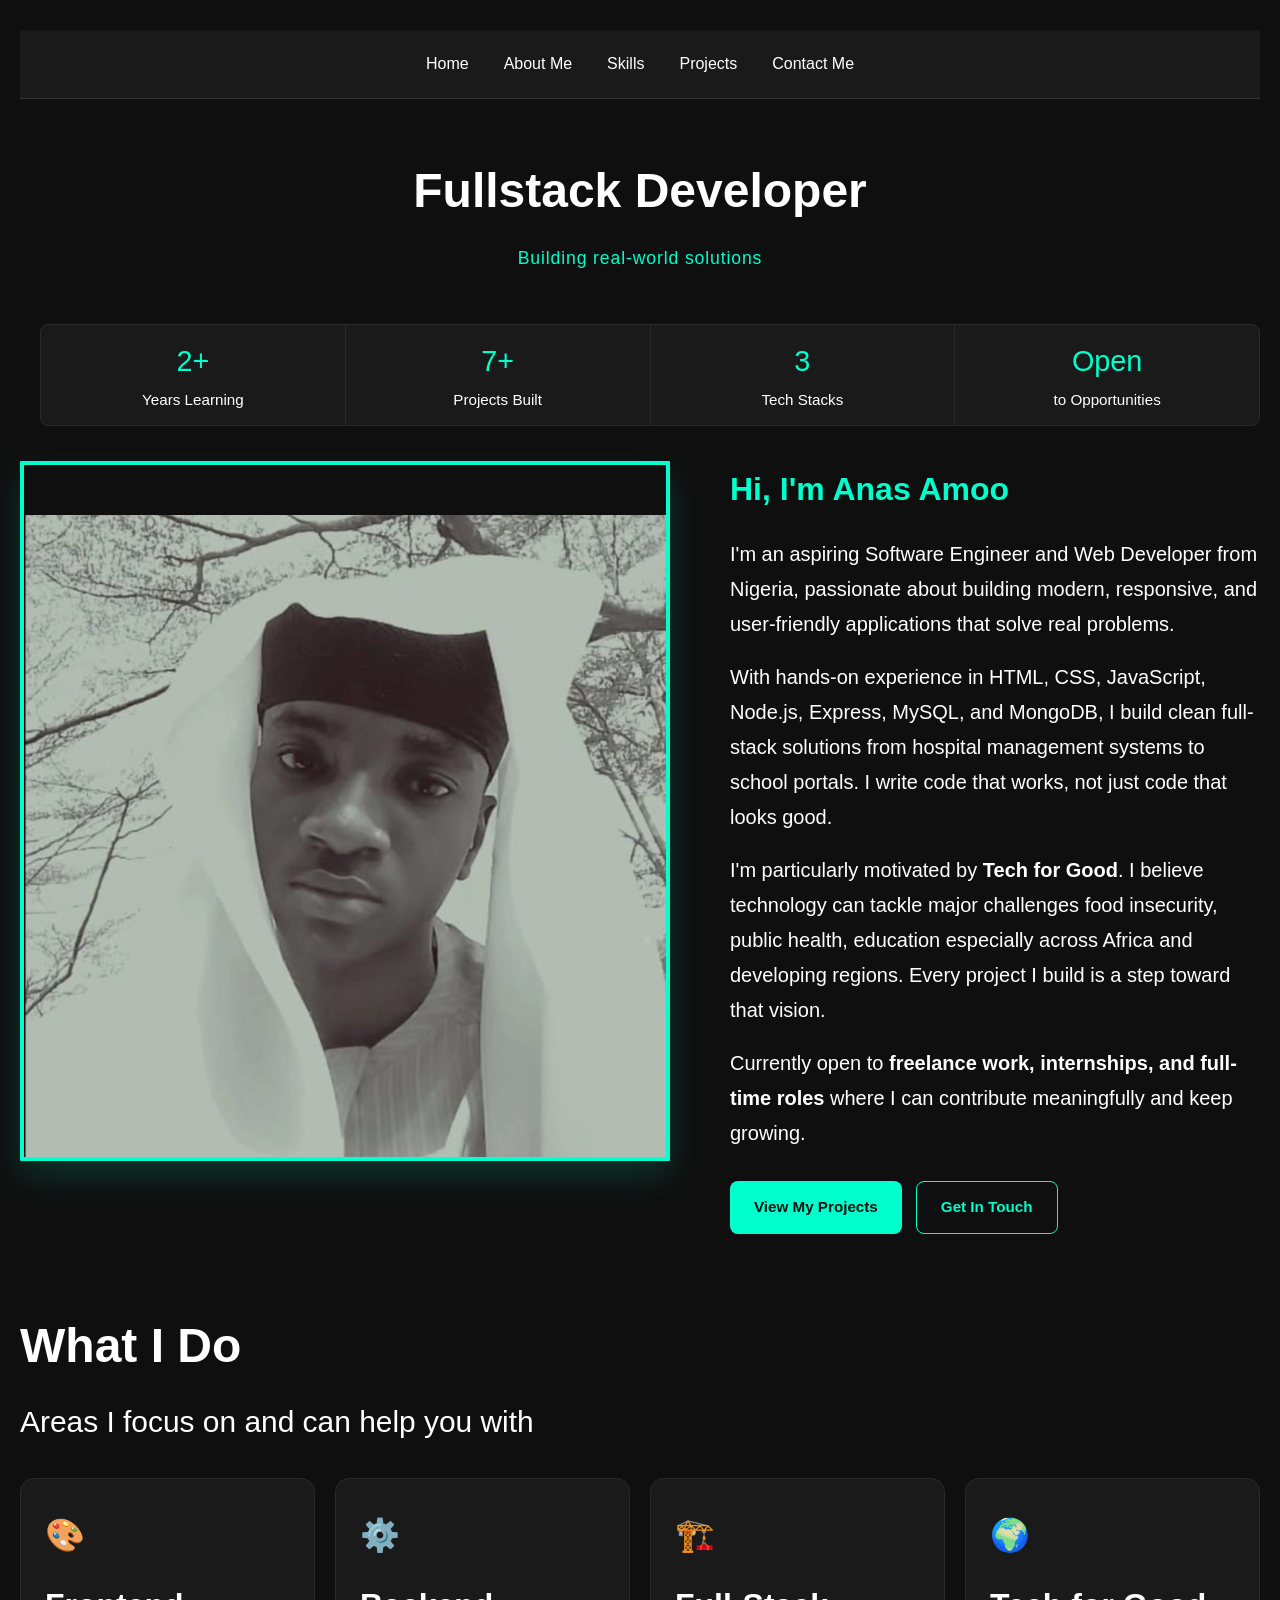
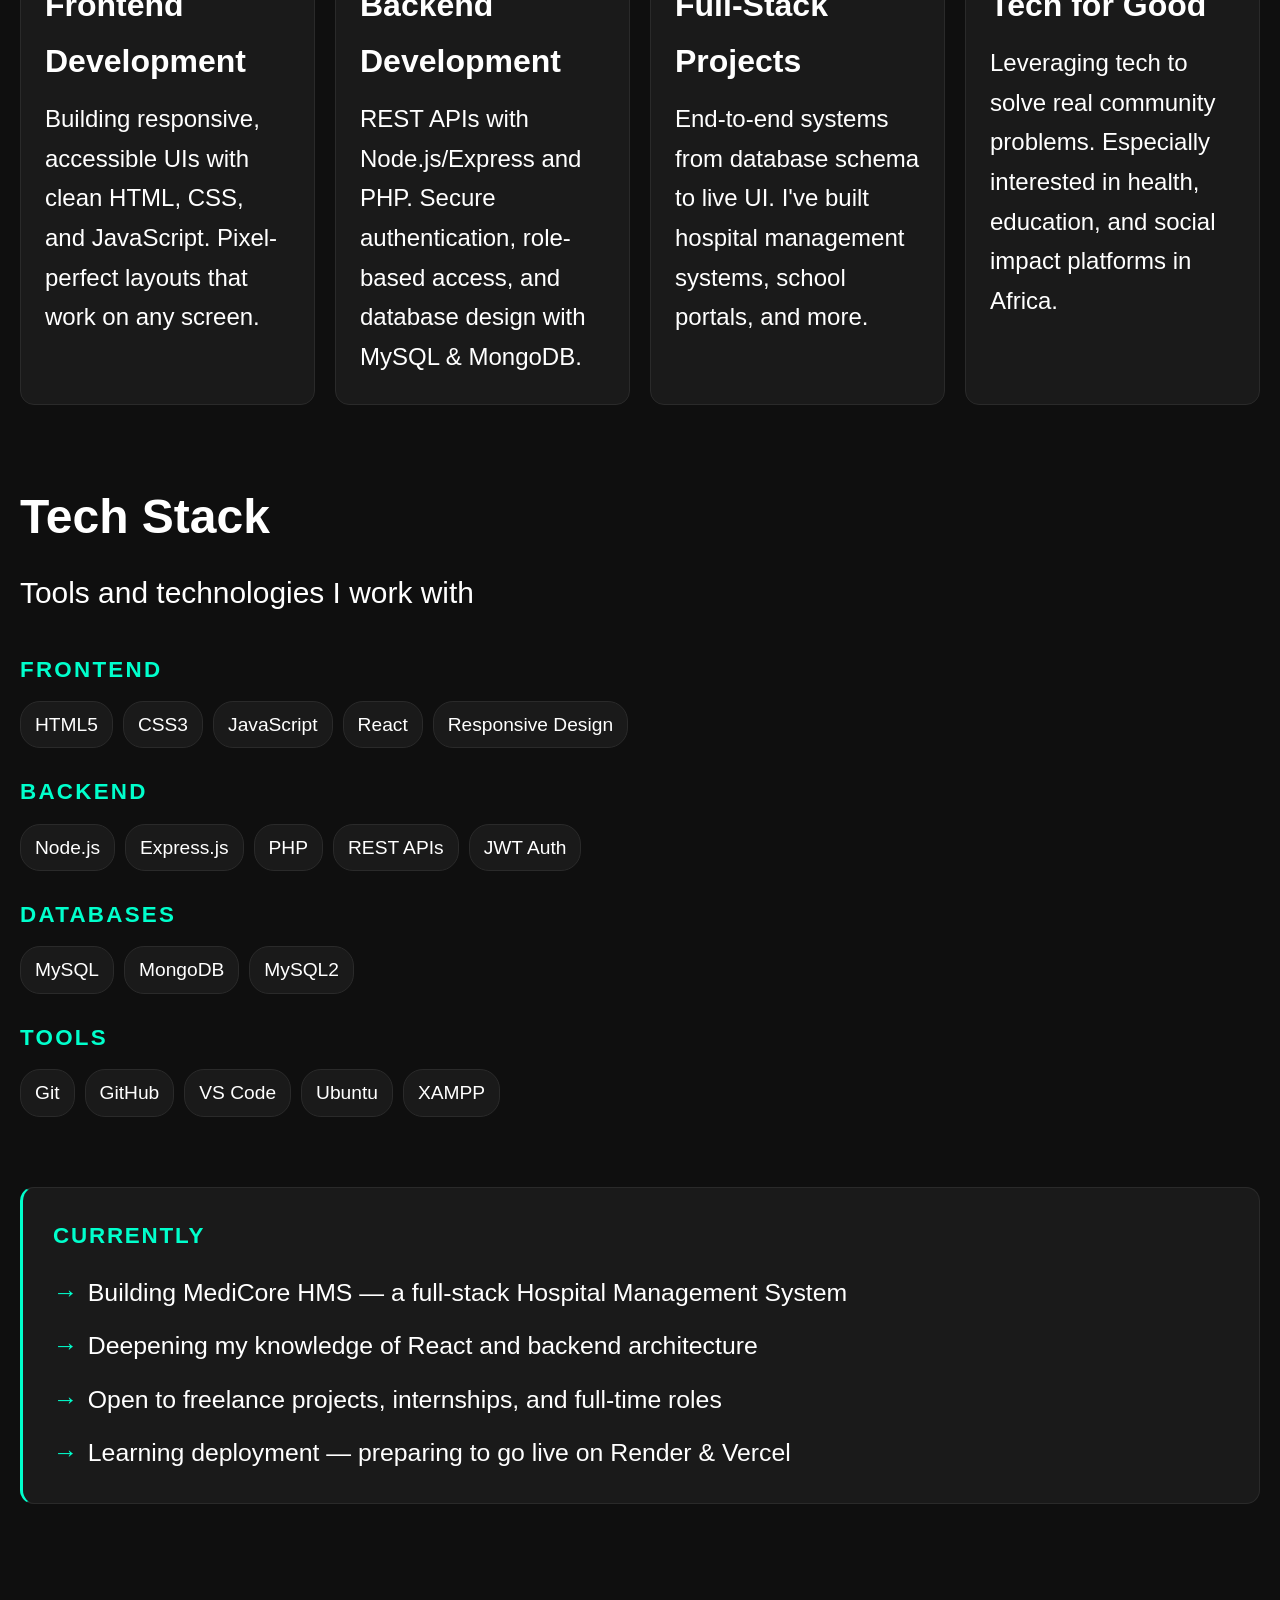
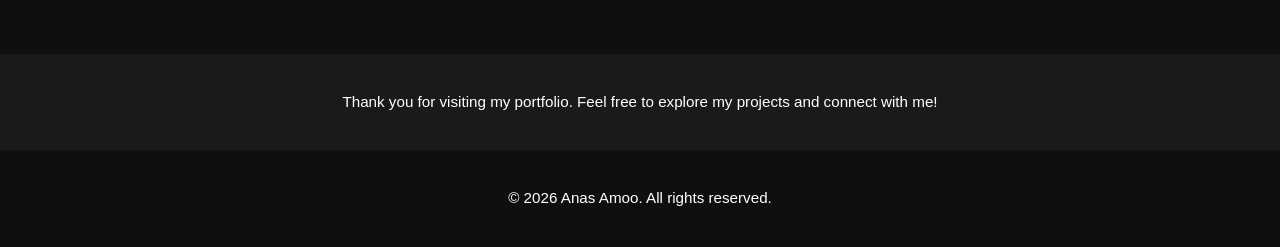
<file: about.html>
<!DOCTYPE html>
<html lang="en">
<head>
  <meta charset="UTF-8">
  <meta name="viewport" content="width=device-width, initial-scale=1.0">
  <title>About Me - Anas Amoo</title>
  <link rel="stylesheet" href="styles/about.css">
</head>
<body>
    <div class="About-me">
      <!-- Navbar -->
      <div class="nav">
      <ul>
          <li><a href="index.html">Home</a></li>
          <li><a href="about.html">About Me</a></li>
          <li><a href="skills.html">Skills</a></li>
          <li><a href="projects.html">Projects</a></li>
          <li><a href="contact.html">Contact Me</a></li>
        </ul>
      </div>

      <!-- Page heading -->
      <h1>Fullstack Developer</h1>
      <p class="page-tagline">Building real-world solutions</p>

      <!-- Stats bar -->
    <div class="stats-bar">
      <div class="stat-item">
        <span class="stat-number">2+</span>
        <span class="stat-label">Years Learning</span>
      </div>
      <div class="stat-item">
        <span class="stat-number">7+</span>
        <span class="stat-label">Projects Built</span>
      </div>
      <div class="stat-item">
        <span class="stat-number">3</span>
        <span class="stat-label">Tech Stacks</span>
      </div>
      <div class="stat-item">
        <span class="stat-number">Open</span>
        <span class="stat-label">to Opportunities</span>
      </div>
    </div>
      
      <!-- About section -->
    <div class="about">
      <img src="images/img.jpeg" alt="Anas Amoo">

      <div class="about-content">
        <h2>Hi, I'm Anas Amoo</h2>

        <p>I'm an aspiring Software Engineer and Web Developer from Nigeria, passionate about building modern, responsive, and user-friendly applications that solve real problems.</p>

        <p>With hands-on experience in HTML, CSS, JavaScript, Node.js, Express, MySQL, and MongoDB, I build clean full-stack solutions from hospital management systems to school portals. I write code that works, not just code that looks good.</p>

        <p>I'm particularly motivated by <strong>Tech for Good</strong>. I believe technology can tackle major challenges food insecurity, public health, education especially across Africa and developing regions. Every project I build is a step toward that vision.</p>

        <p>Currently open to <strong>freelance work, internships, and full-time roles</strong> where I can contribute meaningfully and keep growing.</p>

        <div class="cta-buttons">
          <a href="projects.html" class="btn btn-primary">View My Projects</a>
          <a href="contact.html" class="btn btn-outline">Get In Touch</a>
        </div>
      </div>
    </div>

    <!-- What I do -->
    <div class="section-title">What I Do</div>
    <p class="section-subtitle">Areas I focus on and can help you with</p>
    <div class="services-grid">
      <div class="service-card">
        <span class="service-icon">🎨</span>
        <h3>Frontend Development</h3>
        <p>Building responsive, accessible UIs with clean HTML, CSS, and JavaScript. Pixel-perfect layouts that work on any screen.</p>
      </div>
      <div class="service-card">
        <span class="service-icon">⚙️</span>
        <h3>Backend Development</h3>
        <p>REST APIs with Node.js/Express and PHP. Secure authentication, role-based access, and database design with MySQL & MongoDB.</p>
      </div>
      <div class="service-card">
        <span class="service-icon">🏗️</span>
        <h3>Full-Stack Projects</h3>
        <p>End-to-end systems from database schema to live UI. I've built hospital management systems, school portals, and more.</p>
      </div>
      <div class="service-card">
        <span class="service-icon">🌍</span>
        <h3>Tech for Good</h3>
        <p>Leveraging tech to solve real community problems. Especially interested in health, education, and social impact platforms in Africa.</p>
      </div>
    </div>

    <!-- Tech stack -->
    <div class="stack-section">
      <div class="section-title">Tech Stack</div>
      <p class="section-subtitle">Tools and technologies I work with</p>

      <div class="stack-category">
        <div class="stack-category-label">Frontend</div>
        <div class="badges">
          <span class="badge">HTML5</span>
          <span class="badge">CSS3</span>
          <span class="badge">JavaScript</span>
          <span class="badge">React</span>
          <span class="badge">Responsive Design</span>
        </div>
      </div>

      <div class="stack-category">
        <div class="stack-category-label">Backend</div>
        <div class="badges">
          <span class="badge">Node.js</span>
          <span class="badge">Express.js</span>
          <span class="badge">PHP</span>
          <span class="badge">REST APIs</span>
          <span class="badge">JWT Auth</span>
        </div>
      </div>

      <div class="stack-category">
        <div class="stack-category-label">Databases</div>
        <div class="badges">
          <span class="badge">MySQL</span>
          <span class="badge">MongoDB</span>
          <span class="badge">MySQL2</span>
        </div>
      </div>

      <div class="stack-category">
        <div class="stack-category-label">Tools</div>
        <div class="badges">
          <span class="badge">Git</span>
          <span class="badge">GitHub</span>
          <span class="badge">VS Code</span>
          <span class="badge">Ubuntu</span>
          <span class="badge">XAMPP</span>
        </div>
      </div>
    </div>

    <!-- Currently -->
    <div class="currently-section">
      <h3> Currently</h3>
      <ul class="currently-list">
        <li>Building MediCore HMS — a full-stack Hospital Management System</li>
        <li>Deepening my knowledge of React and backend architecture</li>
        <li>Open to freelance projects, internships, and full-time roles</li>
        <li>Learning deployment — preparing to go live on Render & Vercel</li>
      </ul>
    </div>

  </div><!-- end .About-me -->

  <div class="about-footer">
    <p>Thank you for visiting my portfolio. Feel free to explore my projects and connect with me!</p>
  </div>

  <div class="footer">
    <p>&copy; 2026 Anas Amoo. All rights reserved.</p>
  </div>

</body>
</html>
</file>
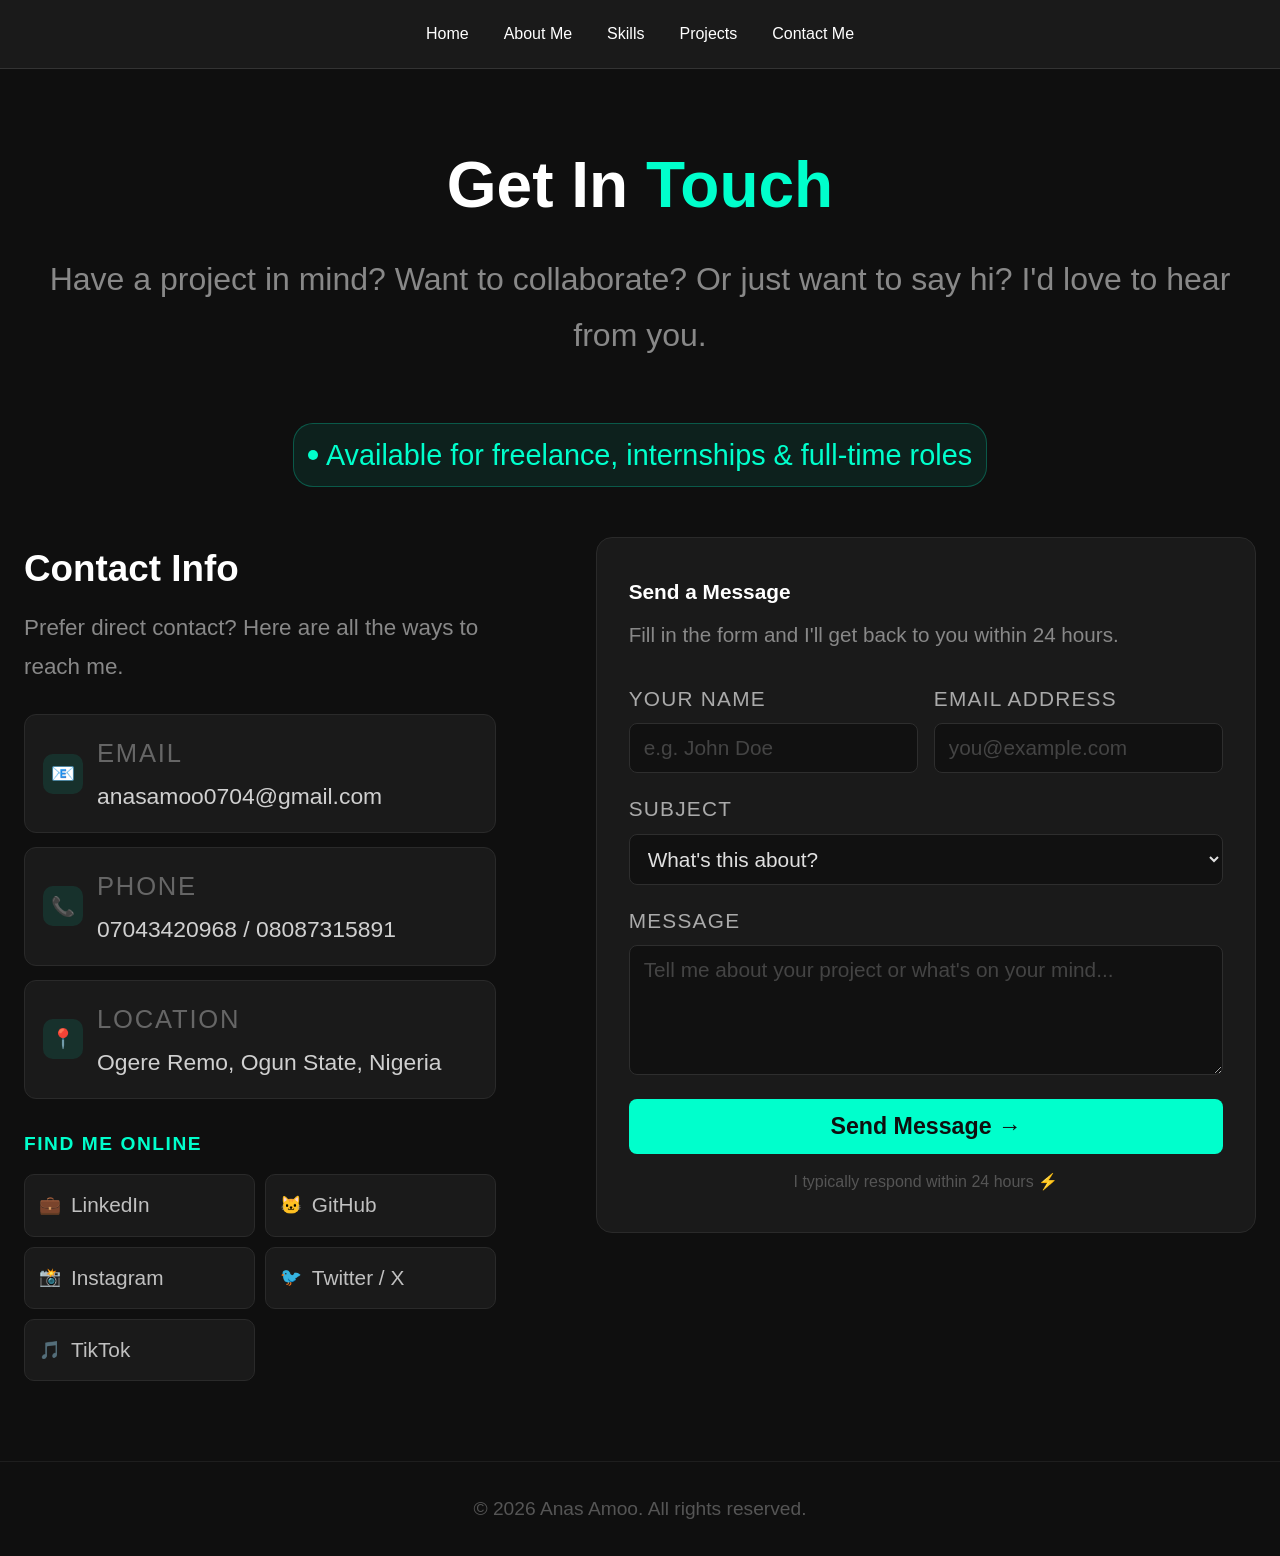
<file: contact.html>
<!DOCTYPE html>
<html lang="en">
<head>
  <meta charset="UTF-8">
  <meta name="viewport" content="width=device-width, initial-scale=1.0">
  <title>Contact Me</title>
  <link rel="stylesheet" href="styles/contact.css"/>

</head>
<body> 

     <!-- Nav -->
  <div class="nav">
    <ul>
      <li><a href="index.html">Home</a></li>
      <li><a href="about.html">About Me</a></li>
      <li><a href="skills.html">Skills</a></li>
      <li><a href="projects.html">Projects</a></li>
      <li><a href="contact.html">Contact Me</a></li>
    </ul>
  </div>

  <div class="contact-page">

    <!-- Header -->
    <div class="contact-header">
      <h1>Get In <span>Touch</span></h1>
      <p>Have a project in mind? Want to collaborate? Or just want to say hi? I'd love to hear from you.</p>
    </div>

    <!-- Availability badge -->
    <div style="text-align:center">
      <div class="availability">
        <span class="avail-dot"></span>
        Available for freelance, internships & full-time roles
      </div>
    </div>

    <!-- Two-column layout -->
    <div class="contact-layout">

      <!-- Left col: info + socials -->
      <div class="contact-info-col">
        <h2>Contact Info</h2>
        <p>Prefer direct contact? Here are all the ways to reach me.</p>

        <a class="info-card" href="mailto:anasamoo0704@gmail.com">
          <div class="info-icon">📧</div>
          <div class="info-card-text">
            <div class="label">Email</div>
            <div class="value">anasamoo0704@gmail.com</div>
          </div>
        </a>

        <a class="info-card" href="tel:07043420968">
          <div class="info-icon">📞</div>
          <div class="info-card-text">
            <div class="label">Phone</div>
            <div class="value">07043420968 / 08087315891</div>
          </div>
        </a>

        <div class="info-card" style="cursor:default">
          <div class="info-icon">📍</div>
          <div class="info-card-text">
            <div class="label">Location</div>
            <div class="value">Ogere Remo, Ogun State, Nigeria</div>
          </div>
        </div>

        <!-- Socials -->
        <div class="socials-title">Find me online</div>
        <div class="socials-grid">
          <a class="social-link" href="https://www.linkedin.com/in/anas-amoo-0173523a8" target="_blank">
            <span class="s-icon">💼</span> LinkedIn
          </a>
          <a class="social-link" href="https://github.com/buildwithanas" target="_blank">
            <span class="s-icon">🐱</span> GitHub
          </a>
          <a class="social-link" href="https://www.instagram.com/anas_devs" target="_blank">
            <span class="s-icon">📸</span> Instagram
          </a>
          <a class="social-link" href="https://twitter.com/Amoo_Anas1" target="_blank">
            <span class="s-icon">🐦</span> Twitter / X
          </a>
          <a class="social-link" href="https://www.tiktok.com/@anas.devs" target="_blank">
            <span class="s-icon">🎵</span> TikTok
          </a>
        </div>
      </div>

      <!-- Right col: form -->
      <div class="contact-form-col">
        <h2>Send a Message</h2>
        <p>Fill in the form and I'll get back to you within 24 hours.</p>

        <form id="contactForm" action="https://formspree.io/f/YOUR_FORM_ID" method="POST">

          <div class="form-row">
            <div class="form-group">
              <label for="name">Your Name</label>
              <input type="text" id="name" name="name" placeholder="e.g. John Doe" required>
            </div>
            <div class="form-group">
              <label for="email">Email Address</label>
              <input type="email" id="email" name="email" placeholder="you@example.com" required>
            </div>
          </div>

          <div class="form-group">
            <label for="subject">Subject</label>
            <select id="subject" name="subject">
              <option value="" disabled selected>What's this about?</option>
              <option value="freelance">Freelance Project</option>
              <option value="internship">Internship Opportunity</option>
              <option value="fulltime">Full-time Role</option>
              <option value="collaboration">Collaboration</option>
              <option value="other">Just Saying Hi</option>
            </select>
          </div>

          <div class="form-group">
            <label for="message">Message</label>
            <textarea id="message" name="message" placeholder="Tell me about your project or what's on your mind..." required></textarea>
          </div>

          <button type="submit" class="btn-submit">Send Message →</button>
          <p class="form-note">I typically respond within 24 hours ⚡</p>

          <div class="success-msg" id="successMsg">
            ✅ Message sent! I'll get back to you soon.
          </div>
        </form>
      </div>

    </div>
  </div>

  <div class="footer">
    <p>&copy; 2026 Anas Amoo. All rights reserved.</p>
  </div>

  <script>
    const form = document.getElementById('contactForm');
    const successMsg = document.getElementById('successMsg');

    form.addEventListener('submit', function(e) {
      // If you're using Formspree, remove this block and let it submit normally.
      // This is just for demo — shows success message without a real backend.
      const action = form.getAttribute('action');
      if (action.includes('YOUR_FORM_ID')) {
        e.preventDefault();
        successMsg.style.display = 'block';
        form.reset();
        setTimeout(() => successMsg.style.display = 'none', 5000);
      }
    });
  </script>

</body>
</html>
</file>
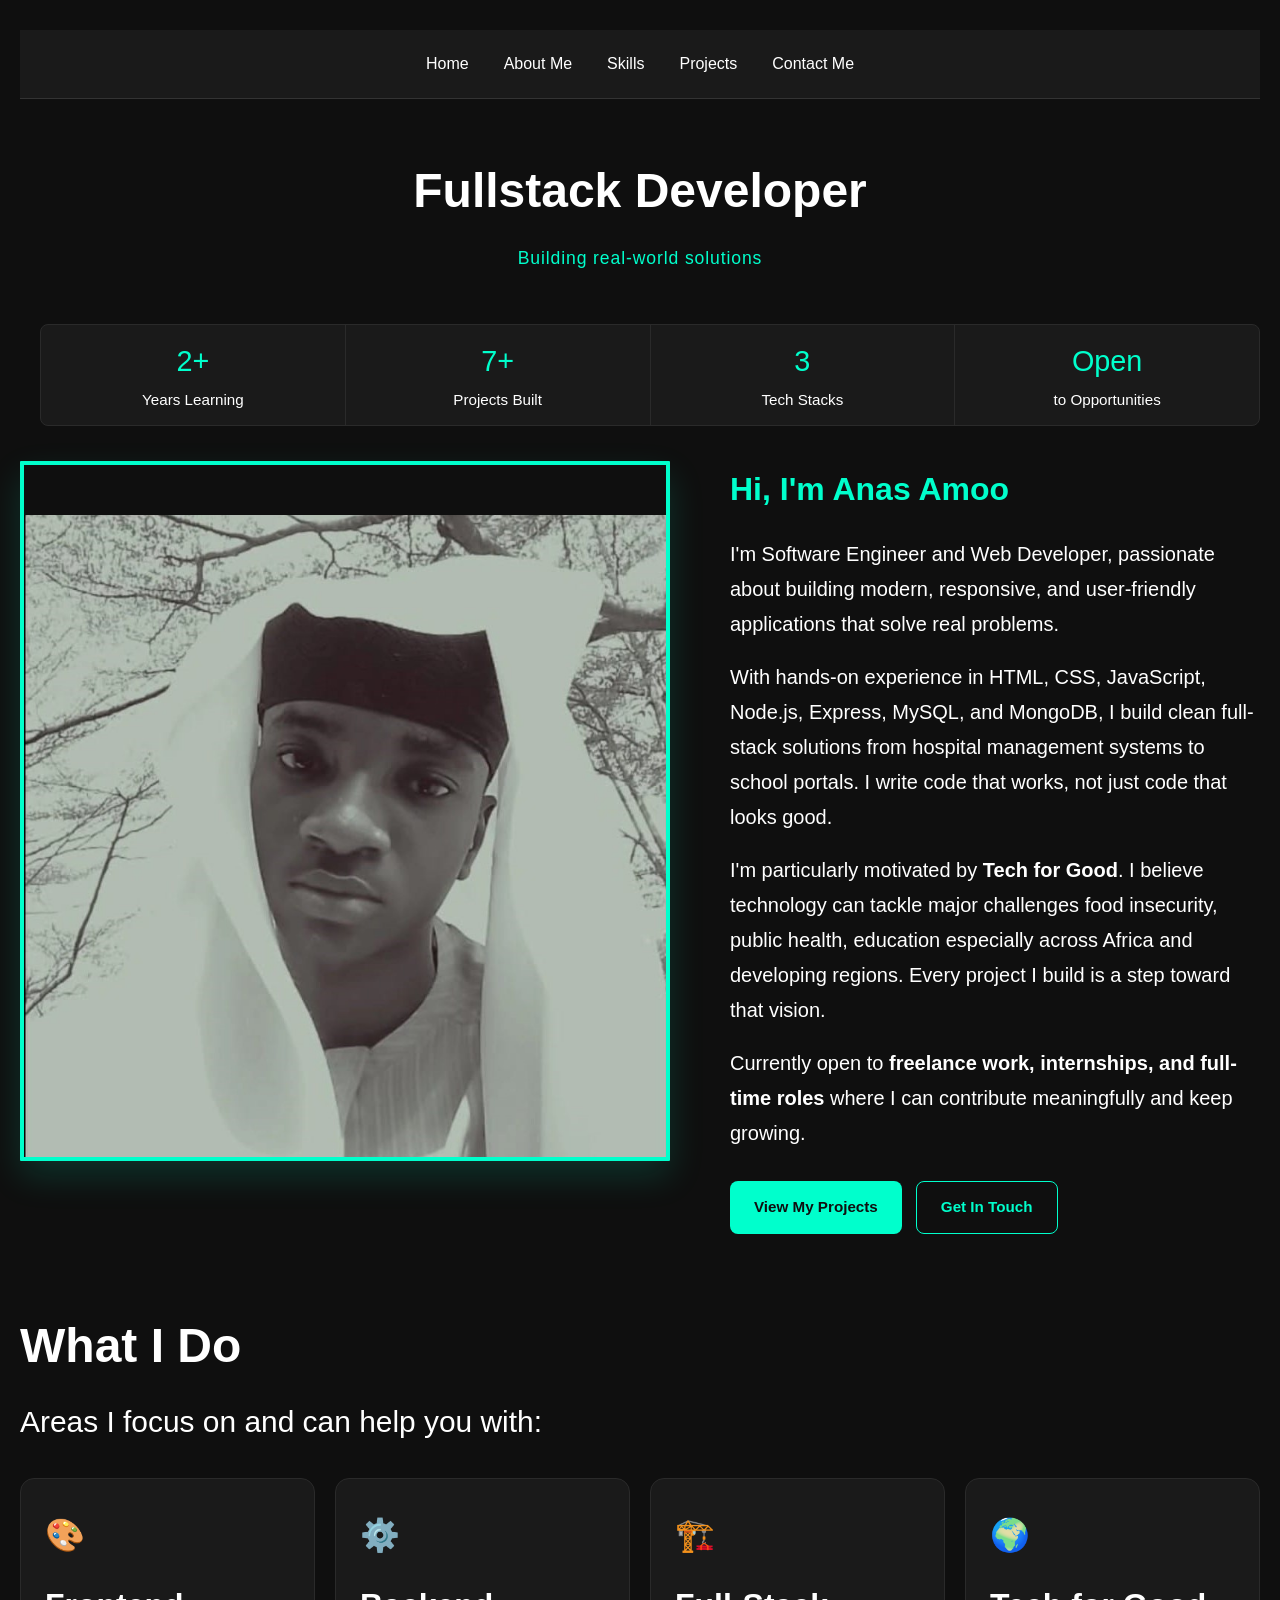
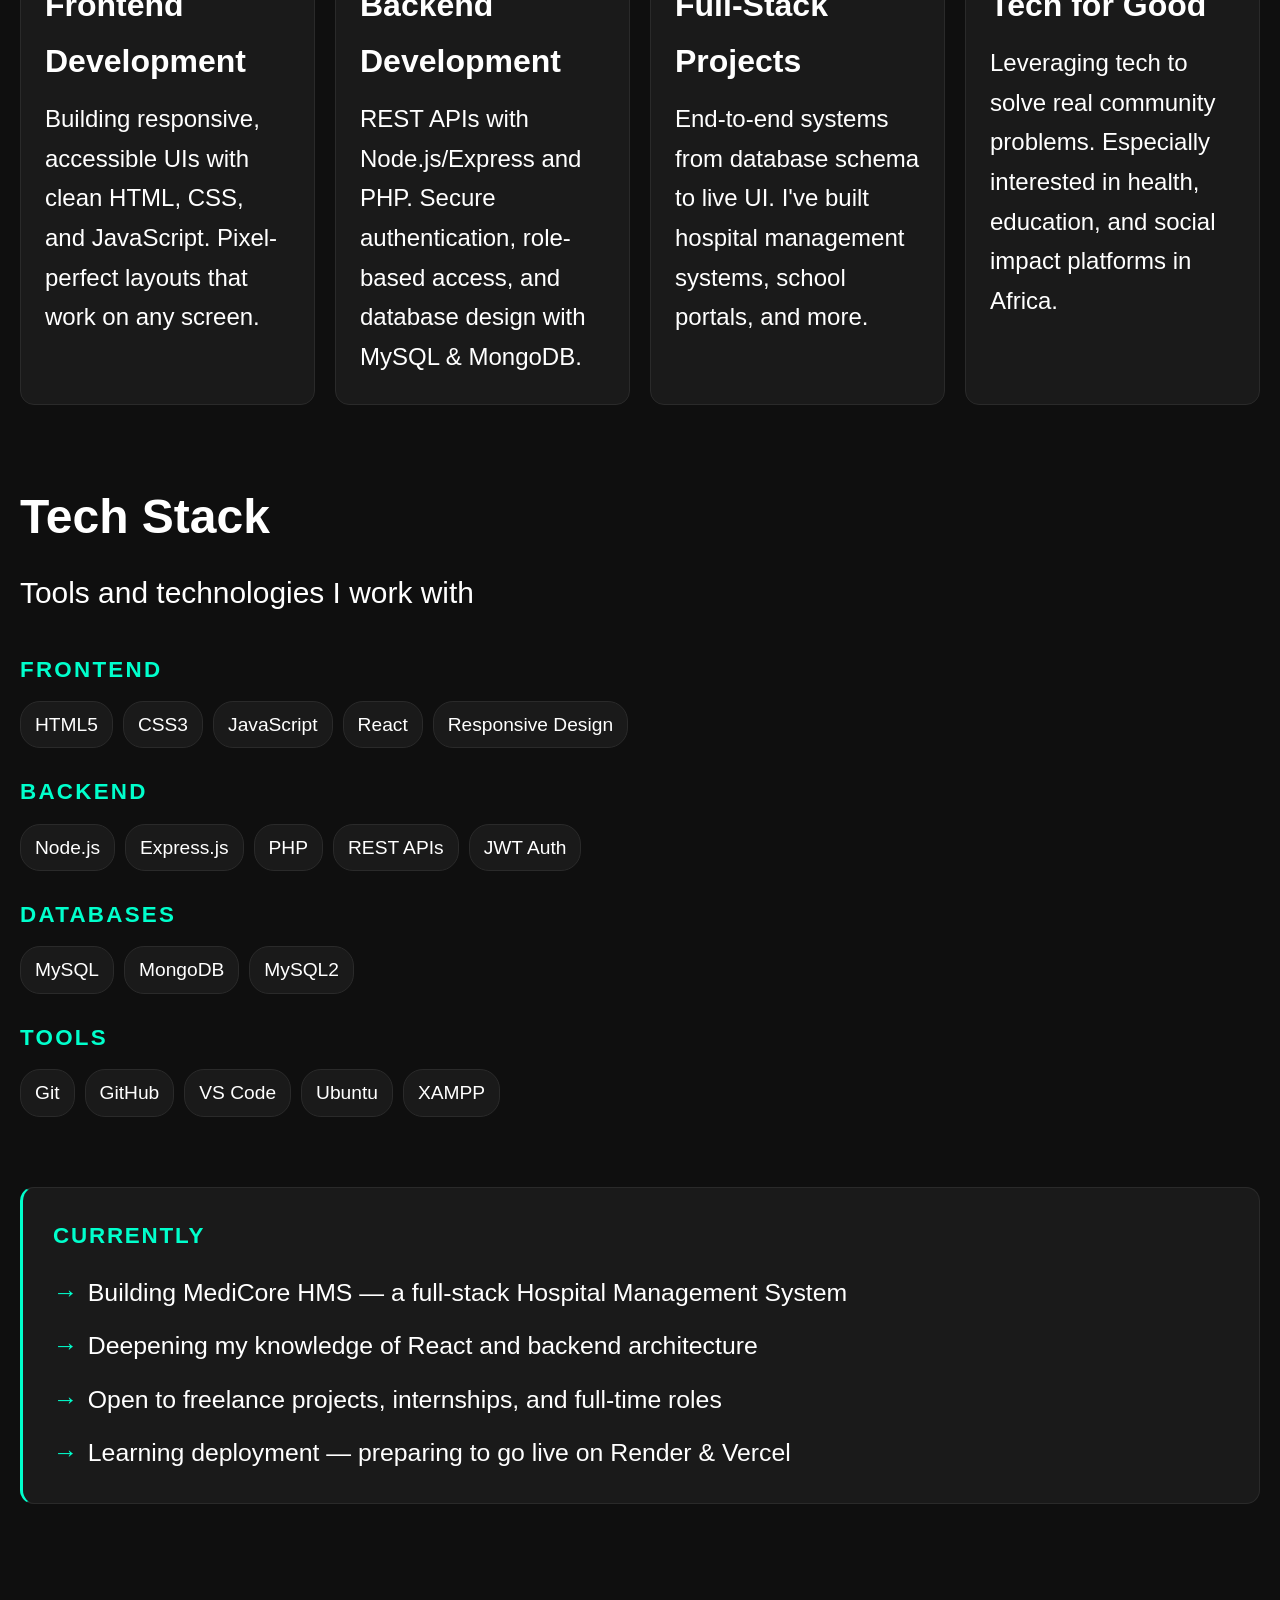
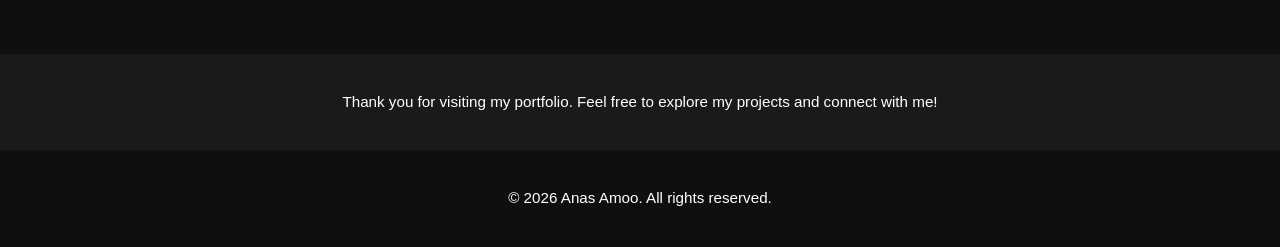
<file: portfolio-website/about.html>
<!DOCTYPE html>
<html lang="en">
<head>
  <meta charset="UTF-8">
  <meta name="viewport" content="width=device-width, initial-scale=1.0">
  <title>About Me - Anas Amoo</title>
  <link rel="stylesheet" href="styles/about.css">
</head>
<body>
    <div class="About-me">
      <!-- Navbar -->
      <div class="nav">
      <ul>
          <li><a href="index.html">Home</a></li>
          <li><a href="about.html">About Me</a></li>
          <li><a href="skills.html">Skills</a></li>
          <li><a href="projects.html">Projects</a></li>
          <li><a href="contact.html">Contact Me</a></li>
        </ul>
      </div>

      <!-- Page heading -->
      <h1>Fullstack Developer</h1>
      <p class="page-tagline">Building real-world solutions</p>

      <!-- Stats bar -->
    <div class="stats-bar">
      <div class="stat-item">
        <span class="stat-number">2+</span>
        <span class="stat-label">Years Learning</span>
      </div>
      <div class="stat-item">
        <span class="stat-number">7+</span>
        <span class="stat-label">Projects Built</span>
      </div>
      <div class="stat-item">
        <span class="stat-number">3</span>
        <span class="stat-label">Tech Stacks</span>
      </div>
      <div class="stat-item">
        <span class="stat-number">Open</span>
        <span class="stat-label">to Opportunities</span>
      </div>
    </div>
      
      <!-- About section -->
    <div class="about">
      <img src="images/img.jpeg" alt="Anas Amoo">

      <div class="about-content">
        <h2>Hi, I'm Anas Amoo</h2>

        <p>I'm Software Engineer and Web Developer, passionate about building modern, responsive, and user-friendly applications that solve real problems.</p>

        <p>With hands-on experience in HTML, CSS, JavaScript, Node.js, Express, MySQL, and MongoDB, I build clean full-stack solutions from hospital management systems to school portals. I write code that works, not just code that looks good.</p>

        <p>I'm particularly motivated by <strong>Tech for Good</strong>. I believe technology can tackle major challenges food insecurity, public health, education especially across Africa and developing regions. Every project I build is a step toward that vision.</p>

        <p>Currently open to <strong>freelance work, internships, and full-time roles</strong> where I can contribute meaningfully and keep growing.</p>

        <div class="cta-buttons">
          <a href="projects.html" class="btn btn-primary">View My Projects</a>
          <a href="contact.html" class="btn btn-outline">Get In Touch</a>
        </div>
      </div>
    </div>

    <!-- What I do -->
    <div class="section-title">What I Do</div>
    <p class="section-subtitle">Areas I focus on and can help you with:</p>
    <div class="services-grid">
      <div class="service-card">
        <span class="service-icon">🎨</span>
        <h3>Frontend Development</h3>
        <p>Building responsive, accessible UIs with clean HTML, CSS, and JavaScript. Pixel-perfect layouts that work on any screen.</p>
      </div>
      <div class="service-card">
        <span class="service-icon">⚙️</span>
        <h3>Backend Development</h3>
        <p>REST APIs with Node.js/Express and PHP. Secure authentication, role-based access, and database design with MySQL & MongoDB.</p>
      </div>
      <div class="service-card">
        <span class="service-icon">🏗️</span>
        <h3>Full-Stack Projects</h3>
        <p>End-to-end systems from database schema to live UI. I've built hospital management systems, school portals, and more.</p>
      </div>
      <div class="service-card">
        <span class="service-icon">🌍</span>
        <h3>Tech for Good</h3>
        <p>Leveraging tech to solve real community problems. Especially interested in health, education, and social impact platforms in Africa.</p>
      </div>
    </div>

    <!-- Tech stack -->
    <div class="stack-section">
      <div class="section-title">Tech Stack</div>
      <p class="section-subtitle">Tools and technologies I work with</p>

      <div class="stack-category">
        <div class="stack-category-label">Frontend</div>
        <div class="badges">
          <span class="badge">HTML5</span>
          <span class="badge">CSS3</span>
          <span class="badge">JavaScript</span>
          <span class="badge">React</span>
          <span class="badge">Responsive Design</span>
        </div>
      </div>

      <div class="stack-category">
        <div class="stack-category-label">Backend</div>
        <div class="badges">
          <span class="badge">Node.js</span>
          <span class="badge">Express.js</span>
          <span class="badge">PHP</span>
          <span class="badge">REST APIs</span>
          <span class="badge">JWT Auth</span>
        </div>
      </div>

      <div class="stack-category">
        <div class="stack-category-label">Databases</div>
        <div class="badges">
          <span class="badge">MySQL</span>
          <span class="badge">MongoDB</span>
          <span class="badge">MySQL2</span>
        </div>
      </div>

      <div class="stack-category">
        <div class="stack-category-label">Tools</div>
        <div class="badges">
          <span class="badge">Git</span>
          <span class="badge">GitHub</span>
          <span class="badge">VS Code</span>
          <span class="badge">Ubuntu</span>
          <span class="badge">XAMPP</span>
        </div>
      </div>
    </div>

    <!-- Currently -->
    <div class="currently-section">
      <h3> Currently</h3>
      <ul class="currently-list">
        <li>Building MediCore HMS — a full-stack Hospital Management System</li>
        <li>Deepening my knowledge of React and backend architecture</li>
        <li>Open to freelance projects, internships, and full-time roles</li>
        <li>Learning deployment — preparing to go live on Render & Vercel</li>
      </ul>
    </div>

  </div><!-- end .About-me -->

  <div class="about-footer">
    <p>Thank you for visiting my portfolio. Feel free to explore my projects and connect with me!</p>
  </div>

  <div class="footer">
    <p>&copy; 2026 Anas Amoo. All rights reserved.</p>
  </div>

</body>
</html>
</file>
<file: styles/index.css>
* {
      margin: 0;
      padding: 0;
      box-sizing: border-box;
    }
body {
      font-family: 'Segoe UI', Tahoma, Geneva, Verdana, sans-serif;
      background-color: #000000;
      color: #ffffff;
      line-height: 1.75;
}

 /*   /* ── Navbar ── */
   /* .nav ul {
      list-style: none;
      display: flex;
      justify-content: center;
      gap: 35px;
      padding: 20px 0;
      background: #1a1a1a;
      border-bottom: 1px solid #333;
    }

    .nav a {
      color: #ffffff;
      text-decoration: none;
      font-weight: 500;
      transition: color 0.3s ease;
    }

    .nav a:hover {
      color: #00ffcc;
    }*/

    /* ============================================
   NAVIGATION
   ============================================ */
nav {
  border-bottom: 1px solid rgba(6, 248, 196, 0.18);
  top: 0;
  z-index: 100;
}

.nav-inner {
  max-width: 1400px;
  margin: 0 auto;
  display: flex;
  align-items: center;
  justify-content: space-between;
  margin-bottom: 10px;
  margin-top: 1px;
}

.nav-logo {
  display: flex;
  align-items: center;
  gap: 14px;
  text-decoration: none;
  min-width: 0;
}

.nav-logo-icon {
  width: 90px;
  height: 90px;
  border-radius: 80%;
  overflow: hidden;
  border: 1px solid #00ffcc;
  flex-shrink: 0;
}

.nav-logo-icon img {
  width: 96%;
  height: 80%;
  object-fit: cover;
  transform: scale(1.5);
}

.nav-logo-text {
  font-family: 'Cormorant Garamond', serif;
  font-size: clamp(1.3rem, 2vw, 1.3rem);
  font-weight: 600;
  color: #ffffff;
  letter-spacing: 0.03em;
  white-space: nowrap;
}

/* Mobile menu toggle button */
.nav-toggle {
  display: none;
  flex-direction: column;
  justify-content: center;
  gap: 5px;
  width: 40px;
  height: 40px;
  background: transparent;
  border: 1px solid rgba(2, 242, 250, 0.4);
  border-radius: 6px;
  cursor: pointer;
}

.nav-toggle span {
  display: block;
  width: 20px;
  height: 2px;
  margin: 0 auto;
  background: #00ffcc;
  transition: transform 0.25s ease, opacity 0.25s ease;
}

.nav-toggle.open span:nth-child(1) { transform: translateY(7px) rotate(45deg); }
.nav-toggle.open span:nth-child(2) { opacity: 0; }
.nav-toggle.open span:nth-child(3) { transform: translateY(-7px) rotate(-45deg); }

nav ul {
  display: flex;
  align-items: center;
  gap: 32px;
  list-style: none;
}

nav ul a {
  position: relative;
  text-decoration: none;
  color: #faf9f5;
  font-size: 0.95rem;
  font-weight: 600;
  letter-spacing: 0.06em;
  text-transform: uppercase;
  padding: 8px 0;
  transition: color 0.25s ease;
}

nav ul a::after {
  content: '';
  position: absolute;
  left: 0;
  bottom: 0;
  width: 0%;
  height: 1px;
  background: #00ffcc;
  transition: width 0.3s ease;
}

nav ul a:hover,
nav ul a:focus-visible {
  color: #f4f1ea;
}

nav ul a:hover::after,
nav ul a:focus-visible::after {
  width: 100%;
}

@media (max-width: 780px) {
  .nav-toggle { display: flex; }

  nav ul {
    position: absolute;
    top: 100%;
    left: 0;
    right: 0;
    flex-direction: column;
    align-items: flex-start;
    gap: 0;
    background: #0a0a0a;
    border-bottom: 1px solid rgba(2, 242, 250, 0.18);
    max-height: 0;
    overflow: hidden;
    transition: max-height 0.3s ease;
  }

  nav ul.open {
    max-height: 400px;
  }

  nav ul li {
    width: 100%;
  }

  nav ul a {
    display: block;
    width: 100%;
    padding: 16px 24px;
    border-top: 1px solid rgba(0, 252, 218, 0.08);
  }
  .nav-logo-icon img {
  width: 16%;
  height: 20%;
  object-fit: cover;
  transform: scale(1.5);
  }
  .nav-logo-icon {
  width: 50px;
  height: 50px;
  border-radius: 80%;
  overflow: hidden;
  border: 1px solid #00ffcc;
  flex-shrink: 0;
  }
  .nav-logo-text{
    font-size: 0.95rem;
  }
}


.hero {
  display: flex;
  gap: 40px;
}

.hero-badge {
  font-size: 1.2rem;
  margin: 50px 0 10px;
  color: #00ffcc;
  font-weight: 700;
}
.home {
  margin: 0 auto;
  padding: 30px 20px;
  max-width: 2100px;
}
.hero-inner {
  display: grid;
  grid-template-columns: (repeat(auto-fit, minmax(300px, 1fr)));
}
.hero-inner .img-badge {
  height: 10%;
  width: 10%;
}

.hero-content{
  color: #ffffff;
  font-size: 1.1rem;
  font-weight: 400;
}
.hero-content .accent {
  color: #00ffcc;
  font-weight: 400;
}
.hero p {
  font-size: 2rem;
  margin-bottom: 18px;
      color: #ffffff;
}
    .hero-actions {
      display: flex;
      gap: 14px;
      flex-wrap: wrap;
      margin-top: 30px;
    }

    .btn {
      display: inline-flex;
      align-items: center;
      gap: 8px;
      padding: 10px 20px;
      border-radius: 8px;
      font-size: 1.15rem;
      font-weight: 800;
      text-decoration: none;
      cursor: pointer;
      transition: all 0.25s ease;
      border: none;
    }

    .btn-primary {
      background: #00ffcc;
      color: #0f0f0f;
    }

    .btn-primary:hover {
      background: #00e6b8;
      transform: translateY(-2px);
      box-shadow: 0 8px 24px rgba(0, 255, 204, 0.3);
    }

    .btn-outline {
      background: transparent;
      color: #00ffcc;
      border: 1px solid #00ffcc;
    }

    .btn-outline:hover {
      background: rgba(0, 255, 204, 0.08);
      transform: translateY(-2px);
    }

    /* ── About Section ── */
    .about-snippet h2 {
      margin-top:40px;
      font-size: 1.75rem;
      color: #ffffff;
      font-weight: 900;
    }
.about-snippet p {
  font-size: 2rem;
  color: #ffffff;
  gap: 20px;
  margin-bottom: 25px;
}
.accent{
  color: #00ffcc;
  font-weight: 700;
}
.skills-snippet h2 {
  color: #ffffff;
  font-size: 1.75rem;
  font-weight: 900;
  margin-top: 40px;
}

.skills-snippet p {
  font-size: 2rem;
  color: #ffffff;
  gap: 20px;
  margin-bottom: 25px;
}

    .about {
      display: flex;
      flex-direction: column;
      gap: 20px;
    }

.projects-snippet h2 {
  color: #ffffff;
  font-size: 1.75rem;
  font-weight: 900;
  margin-top: 40px;
}
.projects-snippet p {
  font-size: 2rem;
  color: #ffffff;
  gap: 20px;
  margin-bottom: 25px;
}

.project-list {
  display: grid;
  grid-template-columns: repeat(auto-fit, minmax(250px, 1fr));
  gap: 70px;
}

.project-item {
  padding: 15px;
  border-radius: 10px;
  box-shadow: 0 4px 10px rgba(0,0,0,0.1);
  text-align: center;
  border-right: 40px;
  cursor: pointer;
  gap: 5px;
}

.project-item:hover {
  border-color: #00ffcc;
  transform: translateY(-4px);
}  

.project-image {
  object-fit: cover;
  border-radius: 8px;
  box-shadow: #00ffcc;
}

.project-list {
  gap: 70px;
}
.cta-inner h2 {
  gap: 20px;
  font-size: 2rem;
  color: #ffffff;
  margin-top: 40px;
}
.cta-inner p {
  font-size: 1.5rem;
  color: #ffffff;
  margin-bottom: 20px;
}
.footer-content p {
  font-size: 1.2rem;
  color: #ffffff;
  text-align: center;
  margin-bottom: 20px;
}
.socials-grid {
  display: flex;
  justify-content: center;
  gap: 20px;
  margin-top: 20px;
}
</file>
<file: personal-website/about.css>
* {
      margin: 0;
      padding: 0;
      box-sizing: border-box;
    }

    body {
      font-family: 'Segoe UI', Tahoma, Geneva, Verdana, sans-serif;
      background-color: #0a0a0a;
      color: #ffffff;
      line-height: 1.75;
      max-width: 1700px;
    }

    .About-me {
      margin: 0 auto;
      max-width: 1800px;
      padding: 30px 20px;
    }

    /* ── Navbar ── */
    .nav ul {
      list-style: none;
      display: flex;
      justify-content: center;
      gap: 35px;
      padding: 20px 0;
      background: #000000;
      border-bottom: 1px solid #333;
      position: fixed; 
      top: 0;
      left: 0;
      width: 100%;
    }

    .nav a {
      color: #ffffff;
      text-decoration: none;
      font-weight: 500;
      transition: color 0.3s ease;
    }

    .nav a:hover {
      color: #00ffcc;
    }

    /* ── Page title ── */
    h1 {
      text-align: center;
      font-size: 3rem;
      margin: 50px 0 10px;
      color: #ffffff;
      font-weight: 700;
    }
    

    .page-tagline {
      text-align: center;
      color: #00ffcc;
      font-size: 1.1rem;
      margin-bottom: 50px;
      letter-spacing: 0.05em;
    }

    /* ── Stats bar ── */
    .stats-bar {
      display: flex;
      justify-content: center;
      gap: 0;
      flex-wrap: wrap;
      background: #1a1a1a;
      border: 1px solid #2a2a2a;
      border-radius: 8px;
      margin-bottom: 35px;
      overflow: hidden;
      color: #ffffff;
      margin-left: 20px;
    }

    .stat-item {
      flex: 1;
      min-width: 100px;
      padding: 11px 5px;
      text-align: center;
      border-right: 1px solid #2a2a2a;
    }

    .stat-item:last-child {
      border-right: none;
    }

    .stat-number {
      font-size: 1.8rem;
      font-weight: 500;
      color: #00ffcc;
      display: block;
    }

    .stat-label {
      font-size: 0.95rem;
      color: #ffffff;
      margin-top: 4px;
    }

    /* ── About section ── */
    .about {
      display: flex;
      align-items: flex-start;
      gap: 60px;
      flex-wrap: wrap;
      margin-bottom: 70px;
      max-width: 1400px;
      padding-left: 40px;
    }

    .about img {
      width: 450px;
      height: 500px;
      object-fit: cover;
      border-radius: 2px;
      border: 4px solid #00ffcc;
      box-shadow: 0 15px 35px rgba(0, 255, 204, 0.15);
      flex-shrink: 0;
    }

    .about-content {
      flex: 1;
      max-width: 700px;
      text-align: justify;
    }

    .about h2 {
      font-size: 1.45rem;
      margin-bottom: 10px;
      color: #00ffcc;
    }

    .about p {
      font-size: 0.95rem;
      margin-bottom: 18px;
      color: #ffffff;
    }


    /* ── CTA buttons ── */
    .cta-buttons {
      display: flex;
      gap: 14px;
      flex-wrap: wrap;
      margin-top: 30px;
    }

    .btn {
      display: inline-flex;
      align-items: center;
      gap: 8px;
      padding: 12px 24px;
      border-radius: 8px;
      font-size: 0.95rem;
      font-weight: 600;
      text-decoration: none;
      cursor: pointer;
      transition: all 0.25s ease;
      border: none;
    }

    .btn-primary {
      background: #00ffcc;
      color: #0f0f0f;
    }

    .btn-primary:hover {
      background: #00e6b8;
      transform: translateY(-2px);
      box-shadow: 0 8px 24px rgba(0, 255, 204, 0.3);
    }

    .btn-outline {
      background: transparent;
      color: #00ffcc;
      border: 1px solid #00ffcc;
    }

    .btn-outline:hover {
      background: rgba(0, 255, 204, 0.08);
      transform: translateY(-2px);
    }

    /* ── What I do cards ── */
    .section-title {
      font-size: 3rem;
      font-weight: 700;
      color: #ffffff;
      margin-bottom: 8px;
    }

    .section-subtitle {
      color: #ffffff;
      font-size: 1.87rem;
      margin-bottom: 30px;
    }

    .services-grid {
      display: grid;
      grid-template-columns: repeat(auto-fit, minmax(240px, 1fr));
      gap: 20px;
      margin-bottom: 70px;
    }

    .service-card {
      background: #1a1a1a;
      border: 1px solid #2a2a2a;
      border-radius: 14px;
      padding: 28px 24px;
      transition: border-color 0.3s ease, transform 0.3s ease;
    }

    .service-card:hover {
      border-color: #00ffcc;
      transform: translateY(-4px);
    }

    .service-icon {
      font-size: 2rem;
      margin-bottom: 14px;
      display: block;
    }

    .service-card h3 {
      font-size: 2rem;
      color: #ffffff;
      margin-bottom: 10px;
      font-weight: 600;
    }

    .service-card p {
      font-size: 1.5rem;
      color: #ffffff;
      line-height: 1.65;
    }

    /* ── Tech stack ── */
    .stack-section {
      margin-bottom: 70px;
    }

    .stack-category {
      margin-bottom: 24px;
    }

    .stack-category-label {
      font-size: 1.4rem;
      font-weight: 600;
      color: #00ffcc;
      letter-spacing: 0.1em;
      text-transform: uppercase;
      margin-bottom: 12px;
    }

    .badges {
      display: flex;
      flex-wrap: wrap;
      gap: 10px;
    }

    .badge {
      padding: 6px 14px;
      border-radius: 20px;
      font-size: 1.2rem;
      font-weight: 500;
      border: 1px solid #2a2a2a;
      background: #1a1a1a;
      color: #ffffff;
      transition: all 0.2s ease;
    }

    .badge:hover {
      border-color: #00ffcc;
      color: #00ffcc;
    }

    /* ── Currently section ── */
    .currently-section {
      background: #1a1a1a;
      border: 1px solid #2a2a2a;
      border-left: 3px solid #00ffcc;
      border-radius: 14px;
      padding: 28px 30px;
      margin-bottom: 70px;
    }

    .currently-section h3 {
      color: #00ffcc;
      font-size: 1.40rem;
      font-weight: 600;
      letter-spacing: 0.08em;
      text-transform: uppercase;
      margin-bottom: 16px;
    }

    .currently-list {
      list-style: none;
      display: flex;
      flex-direction: column;
      gap: 10px;
    }

    .currently-list li {
      font-size: 1.55rem;
      color: #ffffff;
      display: flex;
      align-items: center;
      gap: 10px;
    }

    .currently-list li::before {
      content: '→';
      color: #00ffcc;
      flex-shrink: 0;
    }

    /* ── Footer ── */
    .about-footer, .footer {
      text-align: center;
      padding: 35px 20px;
      color: #ffffff;
      font-size: 0.95rem;
    }

    .about-footer {
      background: #1a1a1a;
      margin-top: 50px;
    }

    /* ── Responsive ── */
    @media (max-width: 768px) {
      .about {
        flex-direction: column;
        align-items: center;
        text-align: center;
      }

      .about img {
        width: 260px;
        height: 320px;
        margin-bottom: 10px;
      }

      h1 { font-size: 2.2rem; }

      .stat-item { min-width: 120px; }

      .cta-buttons { justify-content: center; }

      .nav ul { gap: 18px; font-size: 0.9rem; }
    }

    .hero-inner {
      display: grid;
  grid-template-columns: repeat(auto-fit, minmax(220px, 1fr));
    }

    
 /* ── Header ── */
    .contact-header {
      text-align: center;
      margin-bottom: 60px;
    }
    .contact-header h1 {
      font-size: 4rem;
      font-weight: 700;
      color: #ffffff;
      margin-bottom: 10px;
    }
    .contact-header p {
      color: #888;
      font-size: 2rem;
    }
    .contact-header span {
      color: #00ffcc;
    }

    /* ── Two-column layout ── */
    .contact-layout {
      display: grid;
      grid-template-columns: 1fr 1.4fr;
      gap: 100px;
      align-items: center;
    }

    /* ── Left: info + socials ── */
    .contact-info-col h2 {
      font-size: 2.3rem;
      font-weight: 600;
      color: #fff;
      margin-bottom: 6px;
    }
    .contact-info-col > p {
      font-size: 1.4rem;
      color: #888;
      margin-bottom: 28px;
    }

    .info-card {
      display: flex;
      align-items: center;
      gap: 14px;
      background: #1a1a1a;
      border: 1px solid #2a2a2a;
      border-radius: 12px;
      padding: 16px 18px;
      margin-bottom: 14px;
      transition: border-color 0.25s;
      text-decoration: none;
    }
    .info-card:hover { border-color: #00ffcc; }

    .info-icon {
      width: 40px;
      height: 40px;
      border-radius: 10px;
      background: rgba(0,255,204,0.1);
      display: flex;
      align-items: center;
      justify-content: center;
      font-size: 1.2rem;
      flex-shrink: 0;
    }
    .info-card-text .label {
      font-size: 1.6rem;
      color: #666;
      text-transform: uppercase;
      letter-spacing: 0.07em;
    }
    .info-card-text .value {
      font-size: 1.43rem;
      color: #d0d0d0;
      font-weight: 500;
    }

    /* ── Socials ── */
    .socials-title {
      font-size: 1.2rem;
      font-weight: 600;
      color: #00ffcc;
      text-transform: uppercase;
      letter-spacing: 0.08em;
      margin: 28px 0 14px;
    }

    .socials-grid {
      display: grid;
      grid-template-columns: 1fr 1fr;
      gap: 10px;
    }

    .social-link {
      display: flex;
      align-items: center;
      gap: 10px;
      background: #1a1a1a;
      border: 1px solid #2a2a2a;
      border-radius: 10px;
      padding: 12px 14px;
      text-decoration: none;
      color: #c0c0c0;
      font-size: 1.3rem;
      font-weight: 500;
      transition: all 0.25s;
    }
    .social-link:hover {
      border-color: #00ffcc;
      color: #00ffcc;
      transform: translateY(-2px);
    }
    .social-link .s-icon { font-size: 1.1rem; }
</file>
<file: portfolio/style.css>
/* ==========================================================
   DESIGN TOKENS
   ========================================================== */
:root {
  /* Color — deep navy ground, warm amber as primary accent,
     muted teal kept as a quiet secondary nod to the old palette */
  --color-bg:        #0B1220;
  --color-bg-raised: #111A2B;
  --color-bg-panel:  #0E1626;
  --color-border:    #223049;
  --color-border-soft: #1A2439;

  --color-text:       #F5F3EC;
  --color-text-muted: #93A0B4;
  --color-text-faint: #5C6B82;

  --color-accent:       #E8A93B; /* amber — primary */
  --color-accent-strong:#F5C368;
  --color-accent-2:     #5EEAD4; /* teal — secondary */

  --color-focus: #F5C368;

  /* Typography */
  --font-display: 'DM Serif Display', Georgia, serif;
  --font-body: 'DM Sans', -apple-system, BlinkMacSystemFont, 'Segoe UI', sans-serif;
  --font-mono: 'JetBrains Mono', ui-monospace, SFMono-Regular, Menlo, monospace;

  --text-xs:   clamp(0.75rem, 0.72rem + 0.15vw, 0.8rem);
  --text-sm:   clamp(0.875rem, 0.84rem + 0.15vw, 0.95rem);
  --text-base: clamp(1rem, 0.96rem + 0.2vw, 1.05rem);
  --text-lg:   clamp(1.15rem, 1.1rem + 0.25vw, 1.3rem);
  --text-xl:   clamp(1.4rem, 1.3rem + 0.5vw, 1.7rem);
  --text-2xl:  clamp(1.8rem, 1.6rem + 1vw, 2.4rem);
  --text-3xl:  clamp(2.4rem, 2rem + 2vw, 3.6rem);

  /* Spacing scale (4px base) */
  --space-1: 0.25rem;
  --space-2: 0.5rem;
  --space-3: 0.75rem;
  --space-4: 1rem;
  --space-5: 1.5rem;
  --space-6: 2rem;
  --space-8: 3rem;
  --space-10: 4rem;
  --space-12: 6rem;

  --section-pad-y: clamp(3rem, 6vw, 6rem);
  --content-width: 1200px;

  --radius-sm: 6px;
  --radius-md: 12px;
  --radius-lg: 18px;

  --shadow-card: 0 8px 30px rgba(0, 0, 0, 0.35);
  --ease: cubic-bezier(0.4, 0, 0.2, 1);
}

/* ==========================================================
   RESET
   ========================================================== */
*, *::before, *::after { box-sizing: border-box; }
html { scroll-behavior: smooth; }

body {
  margin: 0;
  font-family: var(--font-body);
  background: var(--color-bg);
  color: var(--color-text);
  line-height: 1.65;
  -webkit-font-smoothing: antialiased;
}

img { max-width: 100%; display: block; }
ul { list-style: none; margin: 0; padding: 0; }
a { color: inherit; }

h1, h2, h3 {
  font-family: var(--font-display);
  font-weight: 400;
  line-height: 1.15;
  margin: 0;
}

p { margin: 0; }

/* Visible keyboard focus everywhere */
:focus-visible {
  outline: 2px solid var(--color-focus);
  outline-offset: 3px;
  border-radius: var(--radius-sm);
}

@media (prefers-reduced-motion: reduce) {
  html { scroll-behavior: auto; }
  *, *::before, *::after {
    animation-duration: 0.001ms !important;
    animation-iteration-count: 1 !important;
    transition-duration: 0.001ms !important;
    scroll-behavior: auto !important;
  }
}

/* Skip link */
.skip-link {
  position: absolute;
  left: -9999px;
  top: 0;
  background: var(--color-accent);
  color: #0B1220;
  padding: var(--space-3) var(--space-5);
  font-weight: 700;
  z-index: 1000;
  border-radius: 0 0 var(--radius-sm) 0;
}
.skip-link:focus {
  left: 0;
}

/* Section width helper */
main > section {
  max-width: var(--content-width);
  margin: 0 auto;
  padding: var(--section-pad-y) var(--space-6);
}

/* ==========================================================
   NAVIGATION
   ========================================================== */
nav {
  background: rgba(11, 18, 32, 0.85);
  backdrop-filter: blur(10px);
  border-bottom: 1px solid var(--color-border-soft);
  position: sticky;
  top: 0;
  z-index: 100;
}

.nav-inner {
  max-width: var(--content-width);
  margin: 0 auto;
  display: flex;
  align-items: center;
  justify-content: space-between;
  padding: var(--space-3) var(--space-6);
}

.nav-logo {
  display: flex;
  align-items: center;
  gap: var(--space-3);
  text-decoration: none;
  min-width: 0;
}

.nav-logo-icon {
  width: 40px;
  height: 40px;
  border-radius: 50%;
  overflow: hidden;
  border: 1.5px solid var(--color-accent);
  flex-shrink: 0;
}

.nav-logo-icon img {
  width: 100%;
  height: 100%;
  object-fit: cover;
}

.nav-logo-text {
  font-family: var(--font-display);
  font-size: var(--text-lg);
  color: var(--color-text);
  letter-spacing: 0.01em;
  white-space: nowrap;
}

.nav-toggle {
  display: none;
  flex-direction: column;
  justify-content: center;
  gap: 5px;
  width: 40px;
  height: 40px;
  background: transparent;
  border: 1px solid var(--color-border);
  border-radius: var(--radius-sm);
  cursor: pointer;
}

.nav-toggle span {
  display: block;
  width: 18px;
  height: 2px;
  margin: 0 auto;
  background: var(--color-accent);
  transition: transform 0.25s var(--ease), opacity 0.25s var(--ease);
}

.nav-toggle.open span:nth-child(1) { transform: translateY(7px) rotate(45deg); }
.nav-toggle.open span:nth-child(2) { opacity: 0; }
.nav-toggle.open span:nth-child(3) { transform: translateY(-7px) rotate(-45deg); }

#navMenu {
  display: flex;
  align-items: center;
  gap: var(--space-6);
}

#navMenu a {
  position: relative;
  text-decoration: none;
  color: var(--color-text-muted);
  font-size: var(--text-sm);
  font-weight: 500;
  letter-spacing: 0.04em;
  text-transform: uppercase;
  transition: color 0.2s var(--ease);
  padding: var(--space-1) 0;
}

#navMenu a::after {
  content: '';
  position: absolute;
  left: 0;
  bottom: -4px;
  width: 0%;
  height: 2px;
  background: var(--color-accent);
  transition: width 0.25s var(--ease);
}

#navMenu a:hover,
#navMenu a:focus-visible {
  color: var(--color-text);
}

#navMenu a:hover::after,
#navMenu a:focus-visible::after,
#navMenu a.active::after {
  width: 100%;
}

#navMenu a.active {
  color: var(--color-accent);
}

@media (max-width: 780px) {
  .nav-toggle { display: flex; }

  #navMenu {
    position: absolute;
    top: 100%;
    left: 0;
    right: 0;
    flex-direction: column;
    align-items: flex-start;
    gap: 0;
    background: var(--color-bg-raised);
    border-bottom: 1px solid var(--color-border-soft);
    max-height: 0;
    overflow: hidden;
    transition: max-height 0.3s var(--ease);
  }

  #navMenu.open { max-height: 400px; }

  #navMenu li { width: 100%; }

  #navMenu a {
    display: block;
    width: 100%;
    padding: var(--space-4) var(--space-6);
    border-top: 1px solid var(--color-border-soft);
  }
}

/* ==========================================================
   HERO
   ========================================================== */
.hero { padding-top: clamp(2.5rem, 6vw, 5rem); }

.hero-grid {
  display: grid;
  grid-template-columns: 1.15fr 0.85fr;
  gap: var(--space-10);
  align-items: center;
}

.eyebrow {
  font-family: var(--font-mono);
  font-size: var(--text-xs);
  color: var(--color-accent-2);
  letter-spacing: 0.12em;
  text-transform: uppercase;
  margin-bottom: var(--space-3);
}

.hero-content h1 {
  font-size: var(--text-3xl);
  color: var(--color-text);
}

.hero-role {
  font-size: var(--text-lg);
  color: var(--color-text-muted);
  margin-top: var(--space-2);
  margin-bottom: var(--space-6);
}

/* Signature element: terminal card */
.terminal {
  background: var(--color-bg-panel);
  border: 1px solid var(--color-border);
  border-radius: var(--radius-md);
  overflow: hidden;
  box-shadow: var(--shadow-card);
  margin-bottom: var(--space-6);
  max-width: 540px;
}

.terminal-bar {
  display: flex;
  align-items: center;
  gap: var(--space-2);
  padding: var(--space-3) var(--space-4);
  background: var(--color-bg-raised);
  border-bottom: 1px solid var(--color-border);
}

.dot { width: 9px; height: 9px; border-radius: 50%; display: inline-block; }
.dot-r { background: #E8635B; }
.dot-y { background: #E8B93B; }
.dot-g { background: #4FC97C; }

.terminal-title {
  font-family: var(--font-mono);
  font-size: var(--text-xs);
  color: var(--color-text-faint);
  margin-left: var(--space-2);
}

.terminal-body {
  padding: var(--space-4) var(--space-5);
  font-family: var(--font-mono);
  font-size: var(--text-sm);
}

.terminal-body p { margin-bottom: var(--space-2); }
.terminal-body p:last-child { margin-bottom: 0; }

.prompt { color: var(--color-accent-2); margin-right: var(--space-2); }
.terminal-out { color: var(--color-text-muted); padding-left: var(--space-5); }

.cursor {
  display: inline-block;
  width: 7px;
  height: 1em;
  background: var(--color-accent);
  margin-left: var(--space-1);
  vertical-align: text-bottom;
  animation: blink 1s step-end infinite;
}

@keyframes blink {
  50% { opacity: 0; }
}

.hero-media img {
  width: 100%;
  max-width: 360px;
  aspect-ratio: 6 / 7;
  object-fit: cover;
  border-radius: var(--radius-lg);
  border: 1px solid var(--color-border);
  box-shadow: var(--shadow-card);
  margin-inline: auto;
}

/* ==========================================================
   BUTTONS
   ========================================================== */
.cta-buttons {
  display: flex;
  gap: var(--space-4);
  flex-wrap: wrap;
}

.btn {
  display: inline-flex;
  align-items: center;
  gap: var(--space-2);
  padding: var(--space-3) var(--space-6);
  border-radius: var(--radius-sm);
  font-size: var(--text-sm);
  font-weight: 700;
  text-decoration: none;
  cursor: pointer;
  transition: transform 0.2s var(--ease), box-shadow 0.2s var(--ease), background 0.2s var(--ease);
  border: 1.5px solid transparent;
}

.btn-primary {
  background: var(--color-accent);
  color: #14100A;
}

.btn-primary:hover {
  background: var(--color-accent-strong);
  transform: translateY(-2px);
  box-shadow: 0 10px 26px rgba(232, 169, 59, 0.25);
}

.btn-outline {
  background: transparent;
  color: var(--color-text);
  border-color: var(--color-border);
}

.btn-outline:hover {
  border-color: var(--color-accent);
  color: var(--color-accent);
  transform: translateY(-2px);
}

/* ==========================================================
   STATS BAR
   ========================================================== */
.stats-bar {
  display: flex;
  flex-wrap: wrap;
  max-width: var(--content-width);
  margin: var(--space-8) auto 0;
  padding: 0 var(--space-6);
  background: var(--color-bg-raised);
  border: 1px solid var(--color-border-soft);
  border-radius: var(--radius-md);
  overflow: hidden;
}

.stat-item {
  flex: 1;
  min-width: 130px;
  padding: var(--space-5) var(--space-3);
  text-align: center;
  border-right: 1px solid var(--color-border-soft);
}

.stat-item:last-child { border-right: none; }

.stat-number {
  display: block;
  font-family: var(--font-mono);
  font-size: var(--text-xl);
  font-weight: 500;
  color: var(--color-accent);
}

.stat-label {
  display: block;
  font-size: var(--text-xs);
  color: var(--color-text-muted);
  margin-top: var(--space-1);
  text-transform: uppercase;
  letter-spacing: 0.06em;
}

/* ==========================================================
   ABOUT
   ========================================================== */
.about-me {
  max-width: 780px;
}

.about-me h2 { font-size: var(--text-2xl); margin-bottom: var(--space-5); }
.about-me p { color: var(--color-text-muted); margin-bottom: var(--space-4); font-size: var(--text-base); }
.about-me strong { color: var(--color-accent-2); font-weight: 600; }

/* ==========================================================
   SECTION HEADS
   ========================================================== */
.section-head { margin-bottom: var(--space-8); }
.section-head h2 { font-size: var(--text-2xl); margin-bottom: var(--space-2); }
.section-subtitle { color: var(--color-text-muted); font-size: var(--text-base); }

/* ==========================================================
   SERVICES
   ========================================================== */
.services-grid {
  display: grid;
  grid-template-columns: repeat(auto-fit, minmax(240px, 1fr));
  gap: var(--space-5);
}

.service-card {
  background: var(--color-bg-raised);
  border: 1px solid var(--color-border-soft);
  border-radius: var(--radius-md);
  padding: var(--space-6) var(--space-5);
  transition: border-color 0.25s var(--ease), transform 0.25s var(--ease);
}

.service-card:hover {
  border-color: var(--color-accent);
  transform: translateY(-3px);
}

.service-card h3 {
  font-size: var(--text-lg);
  color: var(--color-text);
  margin-bottom: var(--space-2);
}

.service-card p {
  font-size: var(--text-sm);
  color: var(--color-text-muted);
  line-height: 1.65;
}

/* ==========================================================
   TECH STACK
   ========================================================== */
.stack-category { margin-bottom: var(--space-6); }
.stack-category:last-child { margin-bottom: 0; }

.stack-category-label {
  font-family: var(--font-mono);
  font-size: var(--text-xs);
  font-weight: 500;
  color: var(--color-accent-2);
  letter-spacing: 0.1em;
  text-transform: uppercase;
  margin-bottom: var(--space-3);
}

.badges {
  display: flex;
  flex-wrap: wrap;
  gap: var(--space-2);
}

.badge {
  padding: var(--space-2) var(--space-4);
  border-radius: 999px;
  font-size: var(--text-sm);
  font-weight: 500;
  border: 1px solid var(--color-border);
  background: var(--color-bg-raised);
  color: var(--color-text-muted);
  transition: border-color 0.2s var(--ease), color 0.2s var(--ease);
}

.badge:hover {
  border-color: var(--color-accent);
  color: var(--color-accent);
}

/* ==========================================================
   CURRENTLY
   ========================================================== */
.currently-section {
  background: var(--color-bg-raised);
  border: 1px solid var(--color-border-soft);
  border-left: 3px solid var(--color-accent);
  border-radius: var(--radius-md);
  padding: var(--space-6) var(--space-6) !important;
}

.currently-section h2 {
  font-family: var(--font-mono);
  font-size: var(--text-sm);
  font-weight: 500;
  color: var(--color-accent);
  letter-spacing: 0.08em;
  text-transform: uppercase;
  margin-bottom: var(--space-4);
}

.currently-list {
  display: flex;
  flex-direction: column;
  gap: var(--space-3);
}

.currently-list li {
  font-size: var(--text-base);
  color: var(--color-text-muted);
  display: flex;
  align-items: baseline;
  gap: var(--space-3);
}

.currently-list li::before {
  content: '→';
  color: var(--color-accent);
  flex-shrink: 0;
}

/* ==========================================================
   CTA BAND
   ========================================================== */
.cta-band {
  text-align: center;
  border-top: 1px solid var(--color-border-soft);
  border-bottom: 1px solid var(--color-border-soft);
}

.cta-band h2 { font-size: var(--text-2xl); margin-bottom: var(--space-3); }
.cta-band p { color: var(--color-text-muted); margin-bottom: var(--space-6); font-size: var(--text-base); }

/* ==========================================================
   FOOTER
   ========================================================== */
.site-footer {
  background: var(--color-bg-raised);
  border-top: 1px solid var(--color-border-soft);
}

.footer-inner {
  max-width: var(--content-width);
  margin: 0 auto;
  padding: var(--space-10) var(--space-6);
  text-align: center;
}

.footer-tagline {
  color: var(--color-text);
  font-weight: 600;
  margin-bottom: var(--space-5);
}

.socials-grid {
  display: flex;
  flex-wrap: wrap;
  justify-content: center;
  gap: var(--space-3);
  margin-bottom: var(--space-6);
}

.social-link {
  display: inline-block;
  background: var(--color-bg-panel);
  border: 1px solid var(--color-border);
  border-radius: var(--radius-sm);
  padding: var(--space-2) var(--space-4);
  text-decoration: none;
  color: var(--color-text-muted);
  font-size: var(--text-sm);
  font-weight: 500;
  transition: border-color 0.2s var(--ease), color 0.2s var(--ease), transform 0.2s var(--ease);
}

.social-link:hover,
.social-link:focus-visible {
  border-color: var(--color-accent);
  color: var(--color-accent);
  transform: translateY(-2px);
}

.footer-copy {
  color: var(--color-text-faint);
  font-size: var(--text-xs);
  margin-bottom: var(--space-3);
}

.back-to-top {
  color: var(--color-accent);
  text-decoration: none;
  font-size: var(--text-sm);
  font-weight: 600;
}

.back-to-top:hover { text-decoration: underline; }

/* ==========================================================
   SCROLL REVEAL
   ========================================================== */
.reveal {
  opacity: 0;
  transform: translateY(16px);
  transition: opacity 0.6s var(--ease), transform 0.6s var(--ease);
}

.reveal-active {
  opacity: 1;
  transform: translateY(0);
}

/* ==========================================================
   RESPONSIVE
   ========================================================== */
@media (max-width: 900px) {
  .hero-grid {
    grid-template-columns: 1fr;
    gap: var(--space-8);
  }
  .hero-media { order: -1; }
  .hero-media img { max-width: 260px; }
}

@media (max-width: 600px) {
  main > section { padding: var(--space-10) var(--space-4); }
  .stats-bar { margin-inline: var(--space-4); }
  .stat-item { min-width: 45%; }
}
</file>
<file: website/style.css>
* {
      margin: 0;
      padding: 0;
      box-sizing: border-box;
    }
body {
      font-family: 'Segoe UI', Tahoma, Geneva, Verdana, sans-serif;
      background-color: #000000;
      color: #ffffff;
      line-height: 1.75;
}
/* ============================================
   NAVIGATION
   ============================================ */
nav {
  background: #0a0a0a;
  border-bottom: 1px solid #2a2a2a;
  position: sticky;
  top: 0;
  z-index: 100;
}

.nav-inner {
  margin: 0 auto;
  display: flex;
  align-items: center;
  justify-content: space-between;
  padding: 14px 24px;
}

.nav-logo {
  display: flex;
  align-items: center;
  gap: 14px;
  text-decoration: none;
  min-width: 0;
}

.nav-logo-icon {
  width: 56px;
  height: 56px;
  border-radius: 50%;
  overflow: hidden;
  border: 1px solid rgb(1, 255, 221);
  flex-shrink: 0;
}

.nav-logo-icon img {
  width: 102%;
  height: 85%;
  object-fit: cover;
  transform: scale(1.2);
}

.nav-logo-text {
  font-family: 'Cormorant Garamond', serif;
  font-size: clamp(1.2rem, 3vw, 1.7rem);
  font-weight: 600;
  color: #00ffcc;
  letter-spacing: 0.03em;
  white-space: nowrap;
}

/* Mobile menu toggle button */
.nav-toggle {
  display: none;
  flex-direction: column;
  justify-content: center;
  gap: 5px;
  width: 40px;
  height: 40px;
  background: transparent;
  border: 1px solid rgba(0, 253, 190, 0.4);
  border-radius: 6px;
  cursor: pointer;
}

.nav-toggle span {
  display: block;
  width: 20px;
  height: 2px;
  margin: 0 auto;
  background: #00ffcc;
  transition: transform 0.25s ease, opacity 0.25s ease;
}

.nav-toggle.open span:nth-child(1) { transform: translateY(7px) rotate(45deg); }
.nav-toggle.open span:nth-child(2) { opacity: 0; }
.nav-toggle.open span:nth-child(3) { transform: translateY(-7px) rotate(-45deg); }

nav ul {
  display: flex;
  align-items: center;
  gap: 55px;
  list-style: none;
  padding-right: 350px;
}

nav ul a {
  position: relative;
  text-decoration: none;
  color: #faf9f5;
  font-size: 0.95rem;
  font-weight: 600;
  letter-spacing: 0.06em;
  text-transform: uppercase;
  transition: color 0.25s ease;
}

nav ul a::after {
  content: '';
  position: absolute;
  left: 0;
  bottom: 0;
  width: 0%;
  height: 1px;
  background: #00ffcc;
  transition: width 0.3s ease;
}

nav ul a:hover,
nav ul a:focus-visible {
  color: #ffffff;
}

nav ul a:hover::after,
nav ul a:focus-visible::after {
  width: 100%;
}

@media (max-width: 780px) {
  .nav-toggle { display: flex; }

  nav ul {
    position: absolute;
    top: 100%;
    left: 0;
    right: 0;
    flex-direction: column;
    align-items: flex-start;
    gap: 0;
    background: #0a0a0a;
    border-bottom: 1px solid rgba(29, 77, 64, 0.08);
    max-height: 0;
    overflow: hidden;
    transition: max-height 0.3s ease;
  }

  nav ul.open {
    max-height: 400px;
  }

  nav ul li {
    width: 100%;
  }

  nav ul a {
    display: block;
    width: 100%;
    padding: 16px 24px;
    border-top: 1px solid rgba(29, 77, 64, 0.08);
  }
}


/* ── About section ── */
.about {
  margin-top: 30px;
  display: flex;
  align-items: flex-start;
  gap: 80px;
  flex-wrap: wrap;
  margin-bottom: 20px;
  max-width: 1200px;
  text-align: justify;
}

.about img {
  width: 350px;
  height: 400px;
  object-fit: cover;
  border-radius: 10px;
  border: 2px solid #00ffcc;
  box-shadow: 0 15px 35px rgba(0, 255, 204, 0.15);
  flex-shrink: 0;
  margin-left: 200px;
}

.about-content {
  flex: 1;
  min-width: 300px;
  max-width: 500px;
}

.about h2 {
  margin-top: 30px;
  font-size: 1.65rem;
  margin-bottom: 7px;
  color: #00ffcc;
}

.about h3 {
  font-size: 1.55rem;
  margin-bottom: 7px;
  color: #00ffcc;
}

.about p {
  font-size: 1rem;
  font-weight: 200;
  margin-bottom: 18px;
  color: #ffffff;
  line-height: 40px;
}

/* ── CTA buttons ── */
.cta-buttons {
  display: flex;
  gap: 14px;
  flex-wrap: wrap;
  margin-top: 30px;
}

.btn {
  display: inline-flex;
  align-items: center;
  gap: 8px;
  padding: 10px 20px;
  border-radius: 8px;
  font-size: 0.95rem;
  font-weight: 600;
  text-decoration: none;
  cursor: pointer;
  transition: all 0.25s ease;
  border: none;
}

.btn-primary {
  background: #00ffcc;
  color: #0f0f0f;
}

.btn-primary:hover {
  background: #00e6b8;
  transform: translateY(-2px);
  box-shadow: 0 8px 24px rgba(0, 255, 204, 0.3);
}

.btn-outline {
  background: transparent;
  color: #00ffcc;
  border: 1px solid #00ffcc;
}

.btn-outline:hover {
  background: rgba(0, 255, 204, 0.08);
  transform: translateY(-2px);
}
@media (max-width: 900px) {
  .about img {
    width: 350px;
    height: 320px;
    margin-left: 20px;
    margin-bottom: 10px;
  }
  .about-content {
    max-width: 360px;
  }
  .about h2{
    margin-top: -60px;
    font-size: 1.05rem;
    margin-left: 30px;
  }
  .about h3{
    font-size: 1.05rem;
    margin-left: 30px;
  }
  .about p {
    margin-left: 30px;
  }
  .cta-buttons{
    margin-left: 30px;
  }
  .btn {
    padding: 4px 2px;
    font-size: 0.75rem;
  }
}

/* ── Stats bar ── */
.stats-bar {
  display: flex;
  justify-content: center;
  gap: 0;
  flex-wrap: wrap;
  background: #0a0a0a;
  border: 1px solid #2a2a2a;
  border-radius: 8px;
  margin-bottom: 35px;
  overflow: hidden;
  color: #ffffff;
  margin-left: 10px;
}

.stat-item {
  flex: 1;
  min-width: 100px;
  padding: 11px 5px;
  text-align: center;
  border-right: 1px solid #2a2a2a;
}

.stat-item:last-child {
  border-right: none;
}

.stat-number {
  font-size: 1.3rem;
  font-weight: 500;
  color: #00ffcc;
  display: block;
}

.stat-label {
  font-size: 0.95rem;
  color: #ffffff;
  margin-top: 2px;
}
@media (max-width: 768px) {
  .stats-bar {
    margin-left: 5px;
    max-width: 790px;
    flex-direction: row;
    flex-wrap: nowrap;
  }
  .stat-item {
    padding: 3px 2px;

  }
  .stat-number {
    font-size: 1rem;
  }
  .stat-label {
    font-size: 0.75rem;
  }
}

.about-me h2{
  color: #00ffcc;
  text-align: center;
}
.about-me p {
  font-size: 0.95rem;
  text-align: justify;
  max-width: 1200px;
  padding-left: 90px;
}
@media (max-width: 768px) {
  .about-me {
    max-width: 500px;
  }
  .about-me h2 {
    font-size: 1.3rem;
    margin-left: -80px;
  }
  .about-me p {
    margin-left: -70px;
    margin-right: 20px;
    max-width: 600px;
  }
}

/* ── What I do cards ── */
.section-title {
  font-size: 1.45rem;
  font-weight: 700;
  color: #00ffcc;
  margin-bottom: 8px;
  text-align: center;
}

.section-subtitle {
  color: #ffffff;
  font-size: 1.2rem;
  margin-bottom: 20px;
  margin-left: 90px;
}

.services-grid {
  display: grid;
  grid-template-columns: repeat(auto-fit, minmax(240px, 1fr));
  gap: -18px;
  margin-bottom: 25px;
  padding-left: 80px;
  padding-right: 80px;
}

.service-card {
  background: #0a0a0a;
  border: 1px solid #2a2a2a;
  border-radius: 14px;
  padding: 20px 12px;
  width: 250px;
  transition: border-color 0.3s ease, transform 0.3s ease;
}

.service-card:hover {
  border-color: #00ffcc;
  transform: translateY(-4px);
}

.service-card h3 {
  font-size: 1.25rem;
  color: #ffffff;
  margin-bottom: 10px;
  font-weight: 400;
}

.service-card p {
  font-size: 0.85rem;
  color: #ffffff;
  line-height: 1.65;
}
@media (max-width: 768px) {
  .section-title{
    font-size: 1.3rem;
  }
  .section-subtitle{
    margin-left: 20px;
    font-size: 0.95rem;
  }
  .services-grid {
  display: grid;
  grid-template-columns: 2fr 1fr;
  gap: 8px;
  margin-bottom: 20px;
  padding-left: 10px;
  padding-right: 10px;
  }
  .service-card {
  background: #1a1a1a;
  border: 1px solid #2a2a2a;
  border-radius: 14px;
  padding: 20px 12px;
  width: 170px;
  transition: border-color 0.3s ease, transform 0.3s ease;
  }
}

/* ── Tech stack ── */
.stack-section {
  margin-bottom: 40px;
}

.stack-category {
  margin-bottom: 24px;
  margin-left: 70px;
}

.stack-category-label {
  font-size: 1.3rem;
  font-weight: 650;
  color: #00ffcc;
  letter-spacing: 0.1em;
  text-transform: uppercase;
  margin-bottom: 10px;
}

.badges {
  display: flex;
  flex-wrap: wrap;
  gap: 10px;
  margin-left: 90px;
}

.badge {
  padding: 5px 10px;
  border-radius: 10px;
  font-size: 0.98rem;
  font-weight: 500;
  border: 1px solid #2a2a2a;
  background: #0a0a0a;
  color: #ffffff;
  transition: all 0.2s ease;
}

.badge:hover {
  border-color: #00ffcc;
  color: #00ffcc;
}
@media (max-width: 768px) {

}
.stack-category-label {
  font-size: 0.79rem;
  margin-left: 20px;
}
.badges {
  margin-left: 20px;
}
.badge {
  padding: 3px 6px;
  font-size: 0.75rem;
}


















/* ── Currently section ── */
.currently-section {
  background: #0a0a0a;
  border: 1px solid #2a2a2a;
  border-left: 3px solid #00ffcc;
  border-radius: 12px;
  padding: 20px 26px;
  margin-bottom: 50px;
  max-width: 1100px;
  margin-left: 90px;
}

.currently-section h3 {
  color: #00ffcc;
  font-size: 1.0rem;
  font-weight: 600;
  letter-spacing: 0.08em;
  text-transform: uppercase;
  margin-bottom: 10px;
}

.currently-list {
  list-style: none;
  display: flex;
  flex-direction: column;
  gap: 8px;
}

.currently-list li {
  font-size: 0.95rem;
  color: #ffffff;
  display: flex;
  align-items: center;
  gap: 8px;
}

.currently-list li::before {
  content: '→';
  color: #00ffcc;
  flex-shrink: 0;
}

/* ── Footer ── */
.about-footer, .footer {
  text-align: center;
  padding: 35px 20px;
  color: #ffffff;
  font-size: 0.85rem;
}

.about-footer {
  background: #0a0a0a;
  margin-top: 50px;
}

/* ── Responsive ── */
@media (max-width: 768px) {
  .about {
    flex-direction: column;
    align-items: center;
    text-align: center;
  }

  .about img {
    width: 260px;
    height: 320px;
    margin-bottom: 10px;
  }

  h1 { font-size: 2.2rem; }

  .stat-item { min-width: 120px; }

  .cta-buttons { justify-content: center; }

  .nav ul { gap: 18px; font-size: 0.9rem; }
}

.hero-inner {
  display: grid;
grid-template-columns: repeat(auto-fit, minmax(220px, 1fr));
}

/* ── Socials ── */


.socials-grid {
  display: flex;
  gap: 10px;
}

.social-link {
  display: flex;
  align-items: center;
  gap: 10px;
  background: #1a1a1a;
  border: 1px solid #2a2a2a;
  border-radius: 10px;
  padding: -6px 1px;
  text-decoration: none;
  color: #c0c0c0;
  font-size: 0.95rem;
  font-weight: 400;
  transition: all 0.25s;
  max-width: 100px;
}
.social-link:hover {
  border-color: #00ffcc;
  color: #00ffcc;
  transform: translateY(-2px);
}
.social-link .s-icon { font-size: 1.1rem; }

.back-to-top {
  color: #00ffcc;
  text-decoration: none;
  font-size: 0.85rem;
  font-weight: 600;
  transition: opacity 0.2s ease;
}
</file>
<file: styles/about.css>
* {
      margin: 0;
      padding: 0;
      box-sizing: border-box;
    }

    body {
      font-family: 'Segoe UI', Tahoma, Geneva, Verdana, sans-serif;
      background-color: #0f0f0f;
      color: #ffffff;
      line-height: 1.75;
      max-width: 1700px;
    }

    .About-me {
      margin: 0 auto;
      max-width: 1800px;
      padding: 30px 20px;
    }

    /* ── Navbar ── */
    .nav ul {
      list-style: none;
      display: flex;
      justify-content: center;
      gap: 35px;
      padding: 20px 0;
      background: #1a1a1a;
      border-bottom: 1px solid #333;
    }

    .nav a {
      color: #ffffff;
      text-decoration: none;
      font-weight: 500;
      transition: color 0.3s ease;
    }

    .nav a:hover {
      color: #00ffcc;
    }

    /* ── Page title ── */
    h1 {
      text-align: center;
      font-size: 3rem;
      margin: 50px 0 10px;
      color: #ffffff;
      font-weight: 700;
    }

    .page-tagline {
      text-align: center;
      color: #00ffcc;
      font-size: 1.1rem;
      margin-bottom: 50px;
      letter-spacing: 0.05em;
    }

    /* ── Stats bar ── */
    .stats-bar {
      display: flex;
      justify-content: center;
      gap: 0;
      flex-wrap: wrap;
      background: #1a1a1a;
      border: 1px solid #2a2a2a;
      border-radius: 8px;
      margin-bottom: 35px;
      overflow: hidden;
      color: #ffffff;
      margin-left: 20px;
    }

    .stat-item {
      flex: 1;
      min-width: 100px;
      padding: 11px 5px;
      text-align: center;
      border-right: 1px solid #2a2a2a;
    }

    .stat-item:last-child {
      border-right: none;
    }

    .stat-number {
      font-size: 1.8rem;
      font-weight: 500;
      color: #00ffcc;
      display: block;
    }

    .stat-label {
      font-size: 0.95rem;
      color: #ffffff;
      margin-top: 4px;
    }

    /* ── About section ── */
    .about {
      display: flex;
      align-items: flex-start;
      gap: 60px;
      flex-wrap: wrap;
      margin-bottom: 70px;
    }

    .about img {
      width: 650px;
      height: 700px;
      object-fit: cover;
      border-radius: 1px;
      border: 4px solid #00ffcc;
      box-shadow: 0 15px 35px rgba(0, 255, 204, 0.15);
      flex-shrink: 0;
      padding-top: 50px;
    }

    .about-content {
      flex: 1;
      min-width: 300px;
    }

    .about h2 {
      font-size: 2rem;
      margin-bottom: 20px;
      color: #00ffcc;
    }

    .about p {
      font-size: 1.25rem;
      margin-bottom: 18px;
      color: #ffffff;
    }

    /* ── CTA buttons ── */
    .cta-buttons {
      display: flex;
      gap: 14px;
      flex-wrap: wrap;
      margin-top: 30px;
    }

    .btn {
      display: inline-flex;
      align-items: center;
      gap: 8px;
      padding: 12px 24px;
      border-radius: 8px;
      font-size: 0.95rem;
      font-weight: 600;
      text-decoration: none;
      cursor: pointer;
      transition: all 0.25s ease;
      border: none;
    }

    .btn-primary {
      background: #00ffcc;
      color: #0f0f0f;
    }

    .btn-primary:hover {
      background: #00e6b8;
      transform: translateY(-2px);
      box-shadow: 0 8px 24px rgba(0, 255, 204, 0.3);
    }

    .btn-outline {
      background: transparent;
      color: #00ffcc;
      border: 1px solid #00ffcc;
    }

    .btn-outline:hover {
      background: rgba(0, 255, 204, 0.08);
      transform: translateY(-2px);
    }

    /* ── What I do cards ── */
    .section-title {
      font-size: 3rem;
      font-weight: 700;
      color: #ffffff;
      margin-bottom: 8px;
    }

    .section-subtitle {
      color: #ffffff;
      font-size: 1.87rem;
      margin-bottom: 30px;
    }

    .services-grid {
      display: grid;
      grid-template-columns: repeat(auto-fit, minmax(240px, 1fr));
      gap: 20px;
      margin-bottom: 70px;
    }

    .service-card {
      background: #1a1a1a;
      border: 1px solid #2a2a2a;
      border-radius: 14px;
      padding: 28px 24px;
      transition: border-color 0.3s ease, transform 0.3s ease;
    }

    .service-card:hover {
      border-color: #00ffcc;
      transform: translateY(-4px);
    }

    .service-icon {
      font-size: 2rem;
      margin-bottom: 14px;
      display: block;
    }

    .service-card h3 {
      font-size: 2rem;
      color: #ffffff;
      margin-bottom: 10px;
      font-weight: 600;
    }

    .service-card p {
      font-size: 1.5rem;
      color: #ffffff;
      line-height: 1.65;
    }

    /* ── Tech stack ── */
    .stack-section {
      margin-bottom: 70px;
    }

    .stack-category {
      margin-bottom: 24px;
    }

    .stack-category-label {
      font-size: 1.4rem;
      font-weight: 600;
      color: #00ffcc;
      letter-spacing: 0.1em;
      text-transform: uppercase;
      margin-bottom: 12px;
    }

    .badges {
      display: flex;
      flex-wrap: wrap;
      gap: 10px;
    }

    .badge {
      padding: 6px 14px;
      border-radius: 20px;
      font-size: 1.2rem;
      font-weight: 500;
      border: 1px solid #2a2a2a;
      background: #1a1a1a;
      color: #ffffff;
      transition: all 0.2s ease;
    }

    .badge:hover {
      border-color: #00ffcc;
      color: #00ffcc;
    }

    /* ── Currently section ── */
    .currently-section {
      background: #1a1a1a;
      border: 1px solid #2a2a2a;
      border-left: 3px solid #00ffcc;
      border-radius: 14px;
      padding: 28px 30px;
      margin-bottom: 70px;
    }

    .currently-section h3 {
      color: #00ffcc;
      font-size: 1.40rem;
      font-weight: 600;
      letter-spacing: 0.08em;
      text-transform: uppercase;
      margin-bottom: 16px;
    }

    .currently-list {
      list-style: none;
      display: flex;
      flex-direction: column;
      gap: 10px;
    }

    .currently-list li {
      font-size: 1.55rem;
      color: #ffffff;
      display: flex;
      align-items: center;
      gap: 10px;
    }

    .currently-list li::before {
      content: '→';
      color: #00ffcc;
      flex-shrink: 0;
    }

    /* ── Footer ── */
    .about-footer, .footer {
      text-align: center;
      padding: 35px 20px;
      color: #ffffff;
      font-size: 0.95rem;
    }

    .about-footer {
      background: #1a1a1a;
      margin-top: 50px;
    }

    /* ── Responsive ── */
    @media (max-width: 768px) {
      .about {
        flex-direction: column;
        align-items: center;
        text-align: center;
      }

      .about img {
        width: 260px;
        height: 320px;
        margin-bottom: 10px;
      }

      h1 { font-size: 2.2rem; }

      .stat-item { min-width: 120px; }

      .cta-buttons { justify-content: center; }

      .nav ul { gap: 18px; font-size: 0.9rem; }
    }

    .hero-inner {
      display: grid;
  grid-template-columns: repeat(auto-fit, minmax(220px, 1fr));
    }
</file>
<file: styles/contact.css>
* { margin: 0; padding: 0; box-sizing: border-box; }

    body {
      font-family: 'Segoe UI', Tahoma, Geneva, Verdana, sans-serif;
      background-color: #0f0f0f;
      color: #e0e0e0;
      line-height: 1.75;
    }

    /* ── Nav ── */
    .nav ul {
      list-style: none;
      display: flex;
      justify-content: center;
      gap: 35px;
      padding: 20px 0;
      background: #1a1a1a;
      border-bottom: 1px solid #333;
    }
    .nav a {
      color: #fff;
      text-decoration: none;
      font-weight: 500;
      transition: color 0.3s;
    }
    .nav a:hover { color: #00ffcc; }

    /* ── Page wrapper ── */
    .contact-page {
      max-width: 1700px;
      margin: 0 auto;
      padding: 60px 24px 80px;
    }

    /* ── Header ── */
    .contact-header {
      text-align: center;
      margin-bottom: 60px;
    }
    .contact-header h1 {
      font-size: 4rem;
      font-weight: 700;
      color: #ffffff;
      margin-bottom: 10px;
    }
    .contact-header p {
      color: #888;
      font-size: 2rem;
    }
    .contact-header span {
      color: #00ffcc;
    }

    /* ── Two-column layout ── */
    .contact-layout {
      display: grid;
      grid-template-columns: 1fr 1.4fr;
      gap: 100px;
      align-items: start;
    }

    /* ── Left: info + socials ── */
    .contact-info-col h2 {
      font-size: 2.3rem;
      font-weight: 600;
      color: #fff;
      margin-bottom: 6px;
    }
    .contact-info-col > p {
      font-size: 1.4rem;
      color: #888;
      margin-bottom: 28px;
    }

    .info-card {
      display: flex;
      align-items: center;
      gap: 14px;
      background: #1a1a1a;
      border: 1px solid #2a2a2a;
      border-radius: 12px;
      padding: 16px 18px;
      margin-bottom: 14px;
      transition: border-color 0.25s;
      text-decoration: none;
    }
    .info-card:hover { border-color: #00ffcc; }

    .info-icon {
      width: 40px;
      height: 40px;
      border-radius: 10px;
      background: rgba(0,255,204,0.1);
      display: flex;
      align-items: center;
      justify-content: center;
      font-size: 1.2rem;
      flex-shrink: 0;
    }
    .info-card-text .label {
      font-size: 1.6rem;
      color: #666;
      text-transform: uppercase;
      letter-spacing: 0.07em;
    }
    .info-card-text .value {
      font-size: 1.43rem;
      color: #d0d0d0;
      font-weight: 500;
    }

    /* ── Socials ── */
    .socials-title {
      font-size: 1.2rem;
      font-weight: 600;
      color: #00ffcc;
      text-transform: uppercase;
      letter-spacing: 0.08em;
      margin: 28px 0 14px;
    }

    .socials-grid {
      display: grid;
      grid-template-columns: 1fr 1fr;
      gap: 10px;
    }

    .social-link {
      display: flex;
      align-items: center;
      gap: 10px;
      background: #1a1a1a;
      border: 1px solid #2a2a2a;
      border-radius: 10px;
      padding: 12px 14px;
      text-decoration: none;
      color: #c0c0c0;
      font-size: 1.3rem;
      font-weight: 500;
      transition: all 0.25s;
    }
    .social-link:hover {
      border-color: #00ffcc;
      color: #00ffcc;
      transform: translateY(-2px);
    }
    .social-link .s-icon { font-size: 1.1rem; }

    /* ── Right: form ── */
    .contact-form-col {
      background: #1a1a1a;
      border: 1px solid #2a2a2a;
      border-radius: 16px;
      padding: 36px 32px;
    }

    .contact-form-col h2 {
      font-size: 1.3rem;
      font-weight: 600;
      color: #fff;
      margin-bottom: 6px;
    }
    .contact-form-col > p {
      font-size: 1.29rem;
      color: #888;
      margin-bottom: 28px;
    }

    .form-row {
      display: grid;
      grid-template-columns: 1fr 1fr;
      gap: 16px;
    }

    .form-group {
      display: flex;
      flex-direction: column;
      gap: 6px;
      margin-bottom: 18px;
    }

    .form-group label {
      font-size: 1.3rem;
      color: #aaa;
      font-weight: 500;
      text-transform: uppercase;
      letter-spacing: 0.06em;
    }

    .form-group input,
    .form-group select,
    .form-group textarea {
      background: #111;
      border: 1px solid #2e2e2e;
      border-radius: 8px;
      padding: 12px 14px;
      color: #e0e0e0;
      font-size: 1.3rem;
      font-family: inherit;
      outline: none;
      transition: border-color 0.25s;
      width: 100%;
    }

    .form-group input::placeholder,
    .form-group textarea::placeholder {
      color: #444;
    }

    .form-group input:focus,
    .form-group select:focus,
    .form-group textarea:focus {
      border-color: #00ffcc;
      box-shadow: 0 0 0 3px rgba(0,255,204,0.08);
    }

    .form-group select option { background: #1a1a1a; }

    .form-group textarea {
      resize: vertical;
      min-height: 130px;
    }

    .btn-submit {
      width: 100%;
      padding: 14px;
      background: #00ffcc;
      color: #0f0f0f;
      font-size: 1.45rem;
      font-weight: 700;
      border: none;
      border-radius: 8px;
      cursor: pointer;
      transition: all 0.25s;
      margin-top: 6px;
    }
    .btn-submit:hover {
      background: #00e6b8;
      transform: translateY(-2px);
      box-shadow: 0 8px 24px rgba(0,255,204,0.25);
    }

    .form-note {
      text-align: center;
      font-size: 1rem;
      color: #555;
      margin-top: 14px;
    }

    /* ── Success message (hidden by default) ── */
    .success-msg {
      display: none;
      text-align: center;
      padding: 18px;
      background: rgba(0,255,204,0.08);
      border: 1px solid #00ffcc;
      border-radius: 10px;
      color: #00ffcc;
      font-size: 0.95rem;
      margin-top: 16px;
    }

    /* ── Availability badge ── */
    .availability {
      display: inline-flex;
      align-items: center;
      gap: 8px;
      background: rgba(0,255,204,0.08);
      border: 1px solid rgba(0,255,204,0.25);
      border-radius: 20px;
      padding: 6px 14px;
      font-size: 1.8rem;
      color: #00ffcc;
      margin-bottom: 50px;
    }
    .avail-dot {
      width: 10px;
      height: 10px;
      border-radius: 50%;
      background: #00ffcc;
      animation: pulse 2s infinite;
    }
    @keyframes pulse {
      0%, 100% { opacity: 1; transform: scale(1); }
      50% { opacity: 0.5; transform: scale(1.3); }
    }

    /* ── Footer ── */
    .footer {
      text-align: center;
      padding: 30px 20px;
      color: #555;
      font-size: 1.2rem;
      border-top: 1px solid #1e1e1e;
    }

    /* ── Responsive ── */
    @media (max-width: 820px) {
      .contact-layout {
        grid-template-columns: 1fr;
      }
      .contact-header h1 { font-size: 2rem; }
      .form-row { grid-template-columns: 1fr; }
    }

    @media (max-width: 480px) {
      .nav ul { gap: 16px; font-size: 0.88rem; }
      .contact-form-col { padding: 24px 20px; }
    }
</file>
<file: portfolio-website/styles/about.css>
* {
      margin: 0;
      padding: 0;
      box-sizing: border-box;
    }

    body {
      font-family: 'Segoe UI', Tahoma, Geneva, Verdana, sans-serif;
      background-color: #0f0f0f;
      color: #ffffff;
      line-height: 1.75;
      max-width: 1700px;
    }

    .About-me {
      margin: 0 auto;
      max-width: 1800px;
      padding: 30px 20px;
    }

    /* ── Navbar ── */
    .nav ul {
      list-style: none;
      display: flex;
      justify-content: center;
      gap: 35px;
      padding: 20px 0;
      background: #1a1a1a;
      border-bottom: 1px solid #333;
    }

    .nav a {
      color: #ffffff;
      text-decoration: none;
      font-weight: 500;
      transition: color 0.3s ease;
    }

    .nav a:hover {
      color: #00ffcc;
    }

    /* ── Page title ── */
    h1 {
      text-align: center;
      font-size: 3rem;
      margin: 50px 0 10px;
      color: #ffffff;
      font-weight: 700;
    }

    .page-tagline {
      text-align: center;
      color: #00ffcc;
      font-size: 1.1rem;
      margin-bottom: 50px;
      letter-spacing: 0.05em;
    }

    /* ── Stats bar ── */
    .stats-bar {
      display: flex;
      justify-content: center;
      gap: 0;
      flex-wrap: wrap;
      background: #1a1a1a;
      border: 1px solid #2a2a2a;
      border-radius: 8px;
      margin-bottom: 35px;
      overflow: hidden;
      color: #ffffff;
      margin-left: 20px;
    }

    .stat-item {
      flex: 1;
      min-width: 100px;
      padding: 11px 5px;
      text-align: center;
      border-right: 1px solid #2a2a2a;
    }

    .stat-item:last-child {
      border-right: none;
    }

    .stat-number {
      font-size: 1.8rem;
      font-weight: 500;
      color: #00ffcc;
      display: block;
    }

    .stat-label {
      font-size: 0.95rem;
      color: #ffffff;
      margin-top: 4px;
    }

    /* ── About section ── */
    .about {
      display: flex;
      align-items: flex-start;
      gap: 60px;
      flex-wrap: wrap;
      margin-bottom: 70px;
    }

    .about img {
      width: 650px;
      height: 700px;
      object-fit: cover;
      border-radius: 1px;
      border: 4px solid #00ffcc;
      box-shadow: 0 15px 35px rgba(0, 255, 204, 0.15);
      flex-shrink: 0;
      padding-top: 50px;
    }

    .about-content {
      flex: 1;
      min-width: 300px;
    }

    .about h2 {
      font-size: 2rem;
      margin-bottom: 20px;
      color: #00ffcc;
    }

    .about p {
      font-size: 1.25rem;
      margin-bottom: 18px;
      color: #ffffff;
    }

    /* ── CTA buttons ── */
    .cta-buttons {
      display: flex;
      gap: 14px;
      flex-wrap: wrap;
      margin-top: 30px;
    }

    .btn {
      display: inline-flex;
      align-items: center;
      gap: 8px;
      padding: 12px 24px;
      border-radius: 8px;
      font-size: 0.95rem;
      font-weight: 600;
      text-decoration: none;
      cursor: pointer;
      transition: all 0.25s ease;
      border: none;
    }

    .btn-primary {
      background: #00ffcc;
      color: #0f0f0f;
    }

    .btn-primary:hover {
      background: #00e6b8;
      transform: translateY(-2px);
      box-shadow: 0 8px 24px rgba(0, 255, 204, 0.3);
    }

    .btn-outline {
      background: transparent;
      color: #00ffcc;
      border: 1px solid #00ffcc;
    }

    .btn-outline:hover {
      background: rgba(0, 255, 204, 0.08);
      transform: translateY(-2px);
    }

    /* ── What I do cards ── */
    .section-title {
      font-size: 3rem;
      font-weight: 700;
      color: #ffffff;
      margin-bottom: 8px;
    }

    .section-subtitle {
      color: #ffffff;
      font-size: 1.87rem;
      margin-bottom: 30px;
    }

    .services-grid {
      display: grid;
      grid-template-columns: repeat(auto-fit, minmax(240px, 1fr));
      gap: 20px;
      margin-bottom: 70px;
    }

    .service-card {
      background: #1a1a1a;
      border: 1px solid #2a2a2a;
      border-radius: 14px;
      padding: 28px 24px;
      transition: border-color 0.3s ease, transform 0.3s ease;
    }

    .service-card:hover {
      border-color: #00ffcc;
      transform: translateY(-4px);
    }

    .service-icon {
      font-size: 2rem;
      margin-bottom: 14px;
      display: block;
    }

    .service-card h3 {
      font-size: 2rem;
      color: #ffffff;
      margin-bottom: 10px;
      font-weight: 600;
    }

    .service-card p {
      font-size: 1.5rem;
      color: #ffffff;
      line-height: 1.65;
    }

    /* ── Tech stack ── */
    .stack-section {
      margin-bottom: 70px;
    }

    .stack-category {
      margin-bottom: 24px;
    }

    .stack-category-label {
      font-size: 1.4rem;
      font-weight: 600;
      color: #00ffcc;
      letter-spacing: 0.1em;
      text-transform: uppercase;
      margin-bottom: 12px;
    }

    .badges {
      display: flex;
      flex-wrap: wrap;
      gap: 10px;
    }

    .badge {
      padding: 6px 14px;
      border-radius: 20px;
      font-size: 1.2rem;
      font-weight: 500;
      border: 1px solid #2a2a2a;
      background: #1a1a1a;
      color: #ffffff;
      transition: all 0.2s ease;
    }

    .badge:hover {
      border-color: #00ffcc;
      color: #00ffcc;
    }

    /* ── Currently section ── */
    .currently-section {
      background: #1a1a1a;
      border: 1px solid #2a2a2a;
      border-left: 3px solid #00ffcc;
      border-radius: 14px;
      padding: 28px 30px;
      margin-bottom: 70px;
    }

    .currently-section h3 {
      color: #00ffcc;
      font-size: 1.40rem;
      font-weight: 600;
      letter-spacing: 0.08em;
      text-transform: uppercase;
      margin-bottom: 16px;
    }

    .currently-list {
      list-style: none;
      display: flex;
      flex-direction: column;
      gap: 10px;
    }

    .currently-list li {
      font-size: 1.55rem;
      color: #ffffff;
      display: flex;
      align-items: center;
      gap: 10px;
    }

    .currently-list li::before {
      content: '→';
      color: #00ffcc;
      flex-shrink: 0;
    }

    /* ── Footer ── */
    .about-footer, .footer {
      text-align: center;
      padding: 35px 20px;
      color: #ffffff;
      font-size: 0.95rem;
    }

    .about-footer {
      background: #1a1a1a;
      margin-top: 50px;
    }

    /* ── Responsive ── */
    @media (max-width: 768px) {
      .about {
        flex-direction: column;
        align-items: center;
        text-align: center;
      }

      .about img {
        width: 260px;
        height: 320px;
        margin-bottom: 10px;
      }

      h1 { font-size: 2.2rem; }

      .stat-item { min-width: 120px; }

      .cta-buttons { justify-content: center; }

      .nav ul { gap: 18px; font-size: 0.9rem; }
    }

    .hero-inner {
      display: grid;
  grid-template-columns: repeat(auto-fit, minmax(220px, 1fr));
    }
</file>
